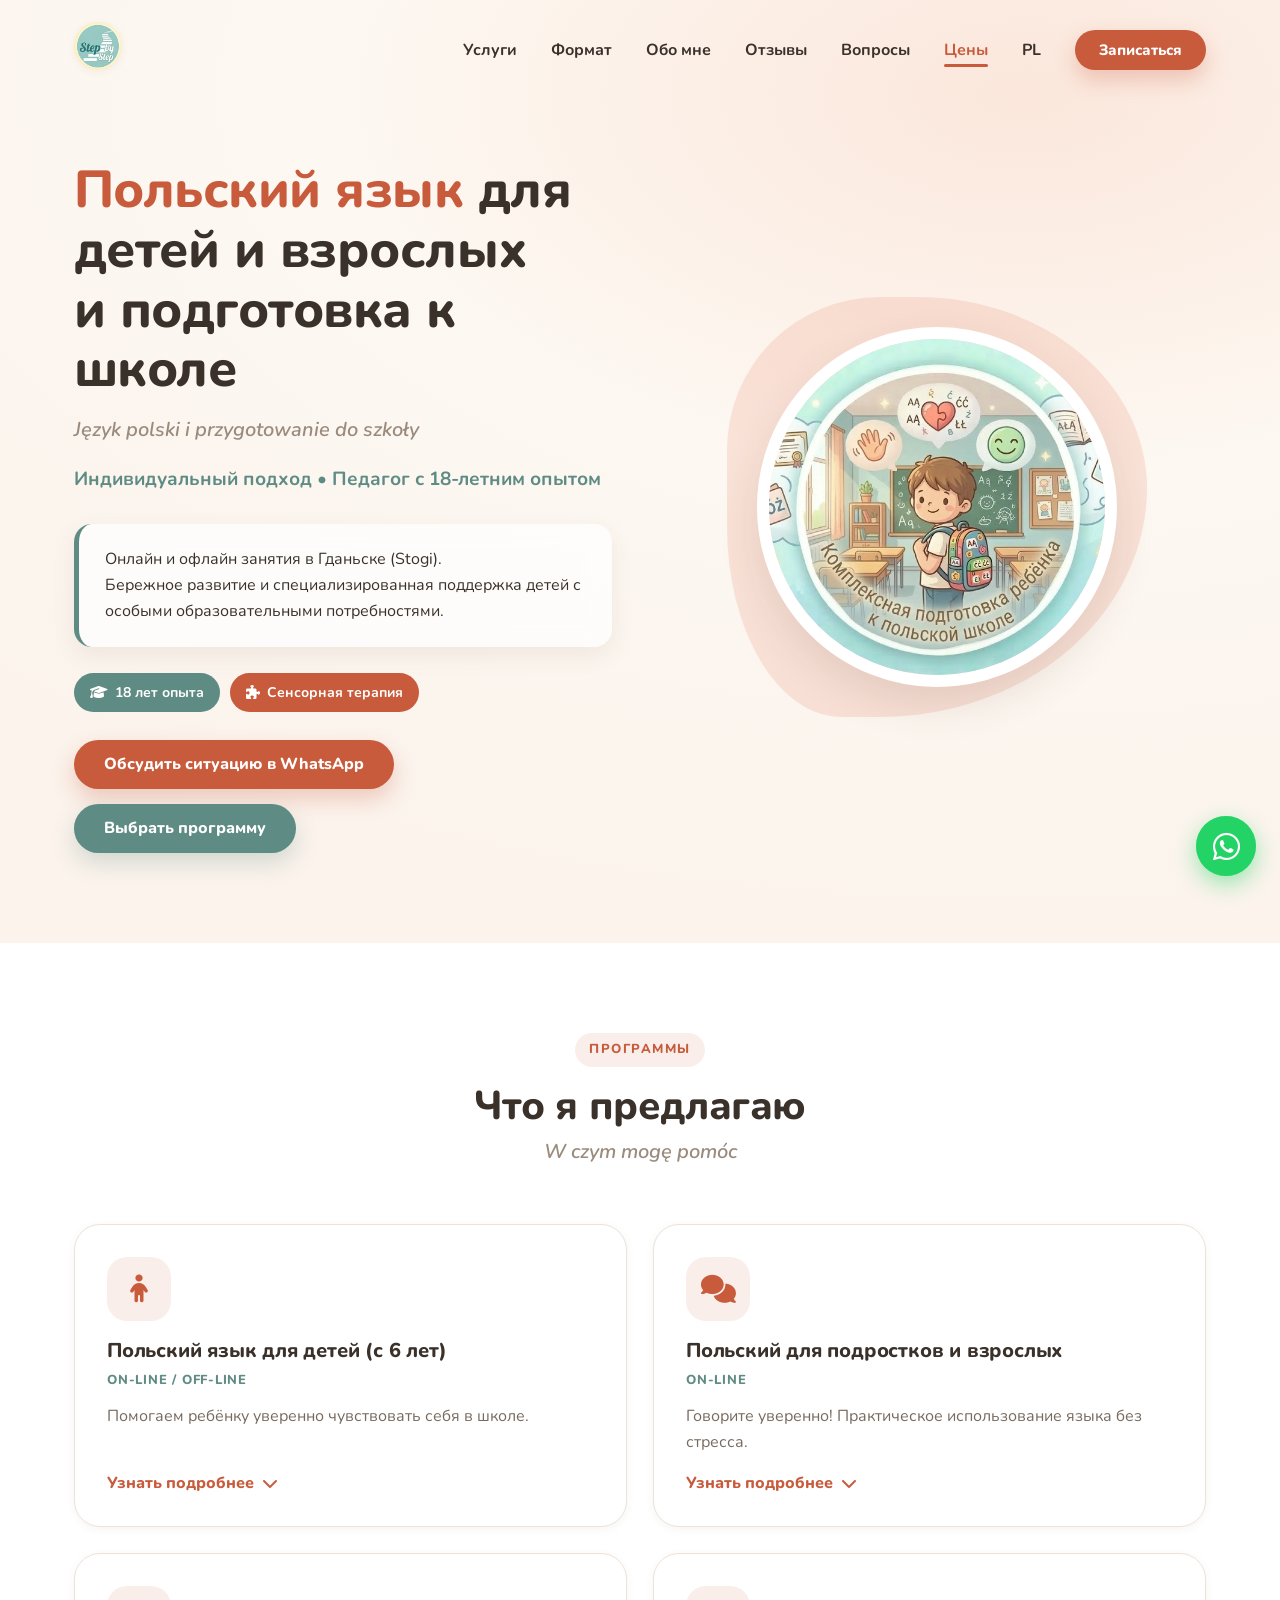
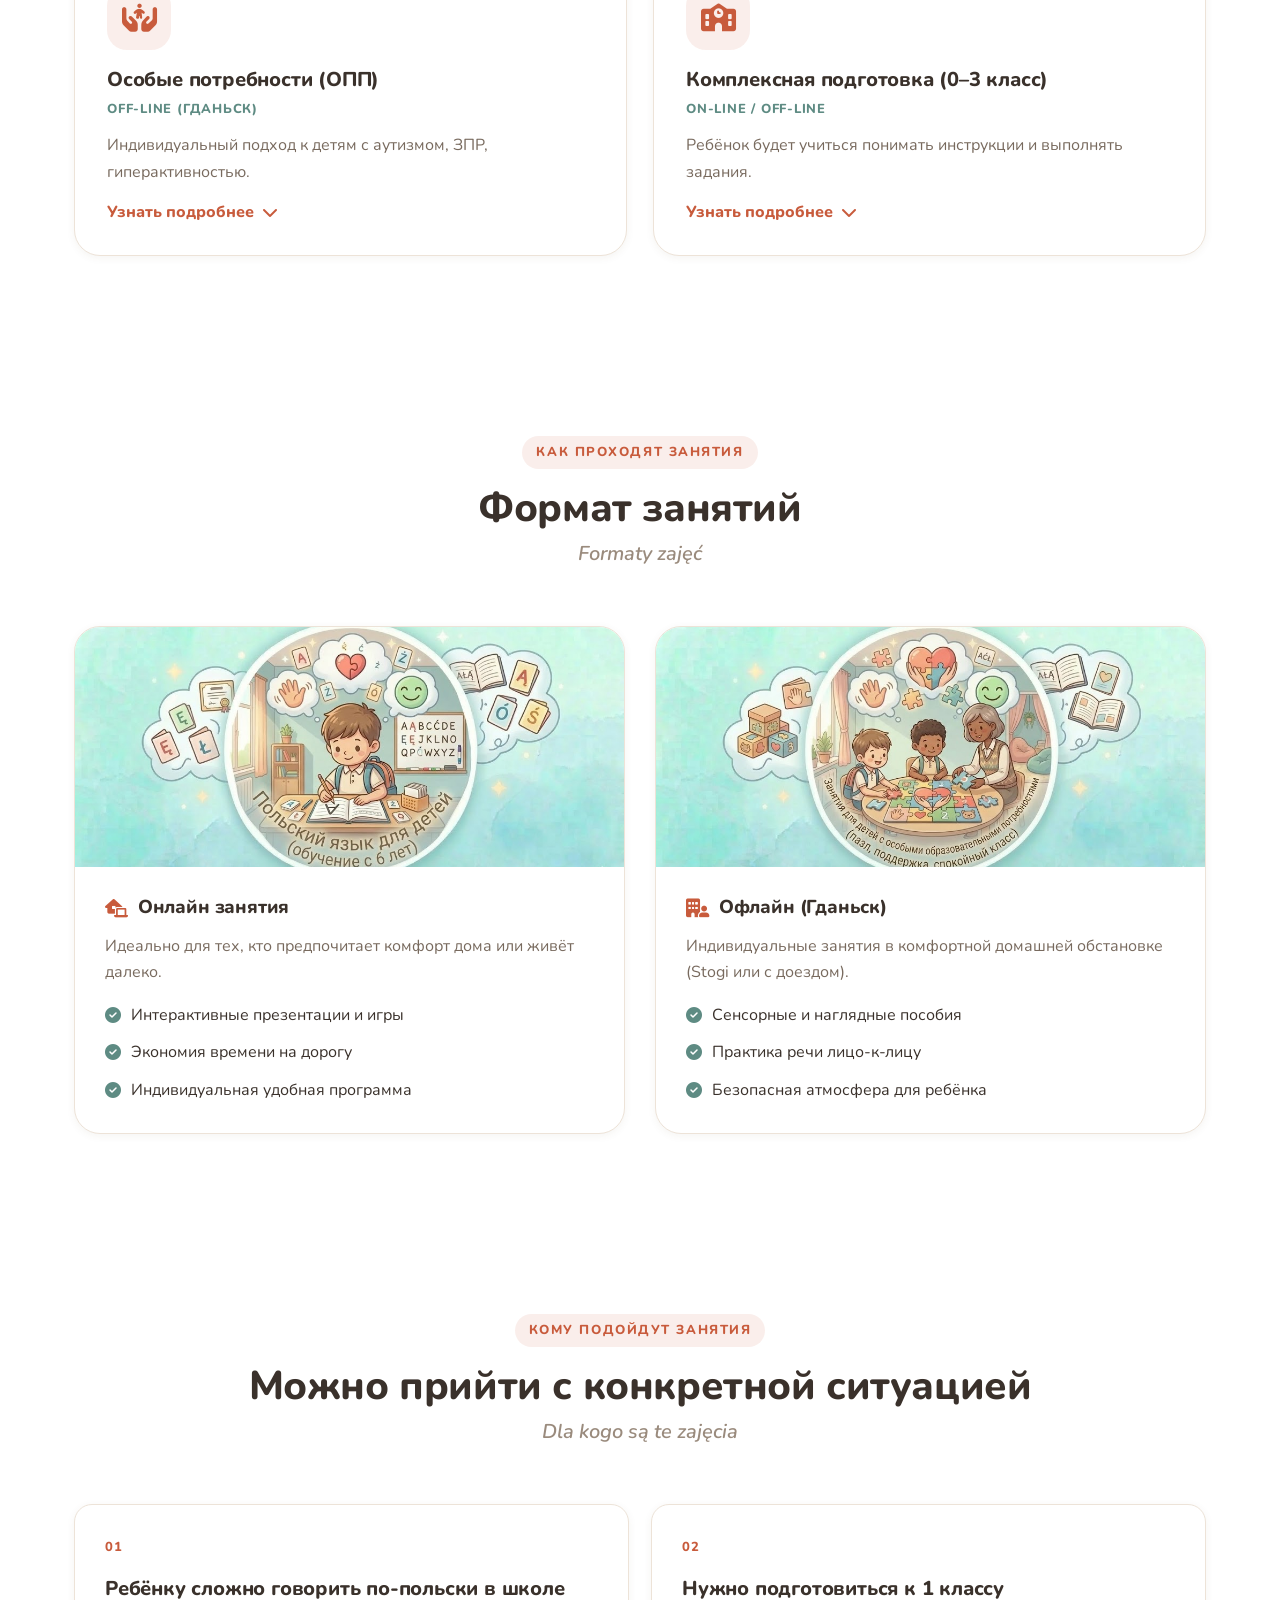
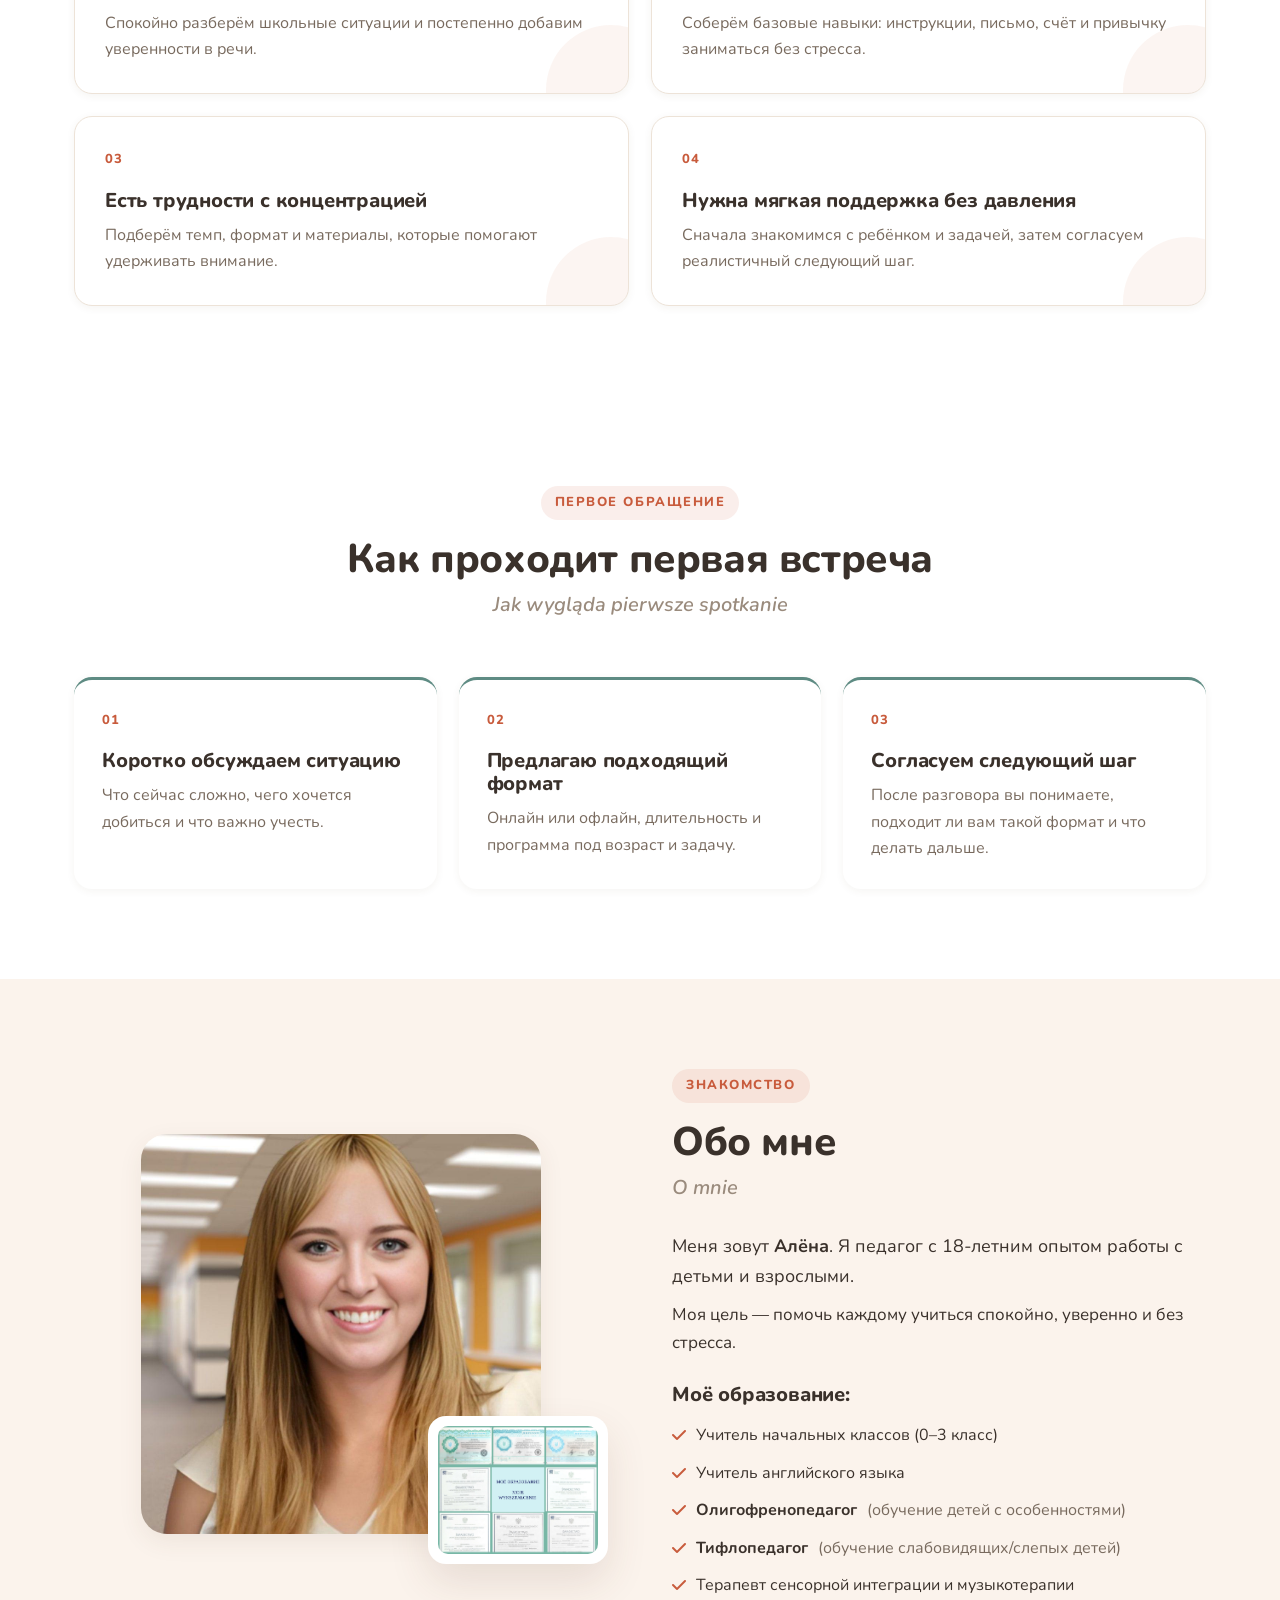
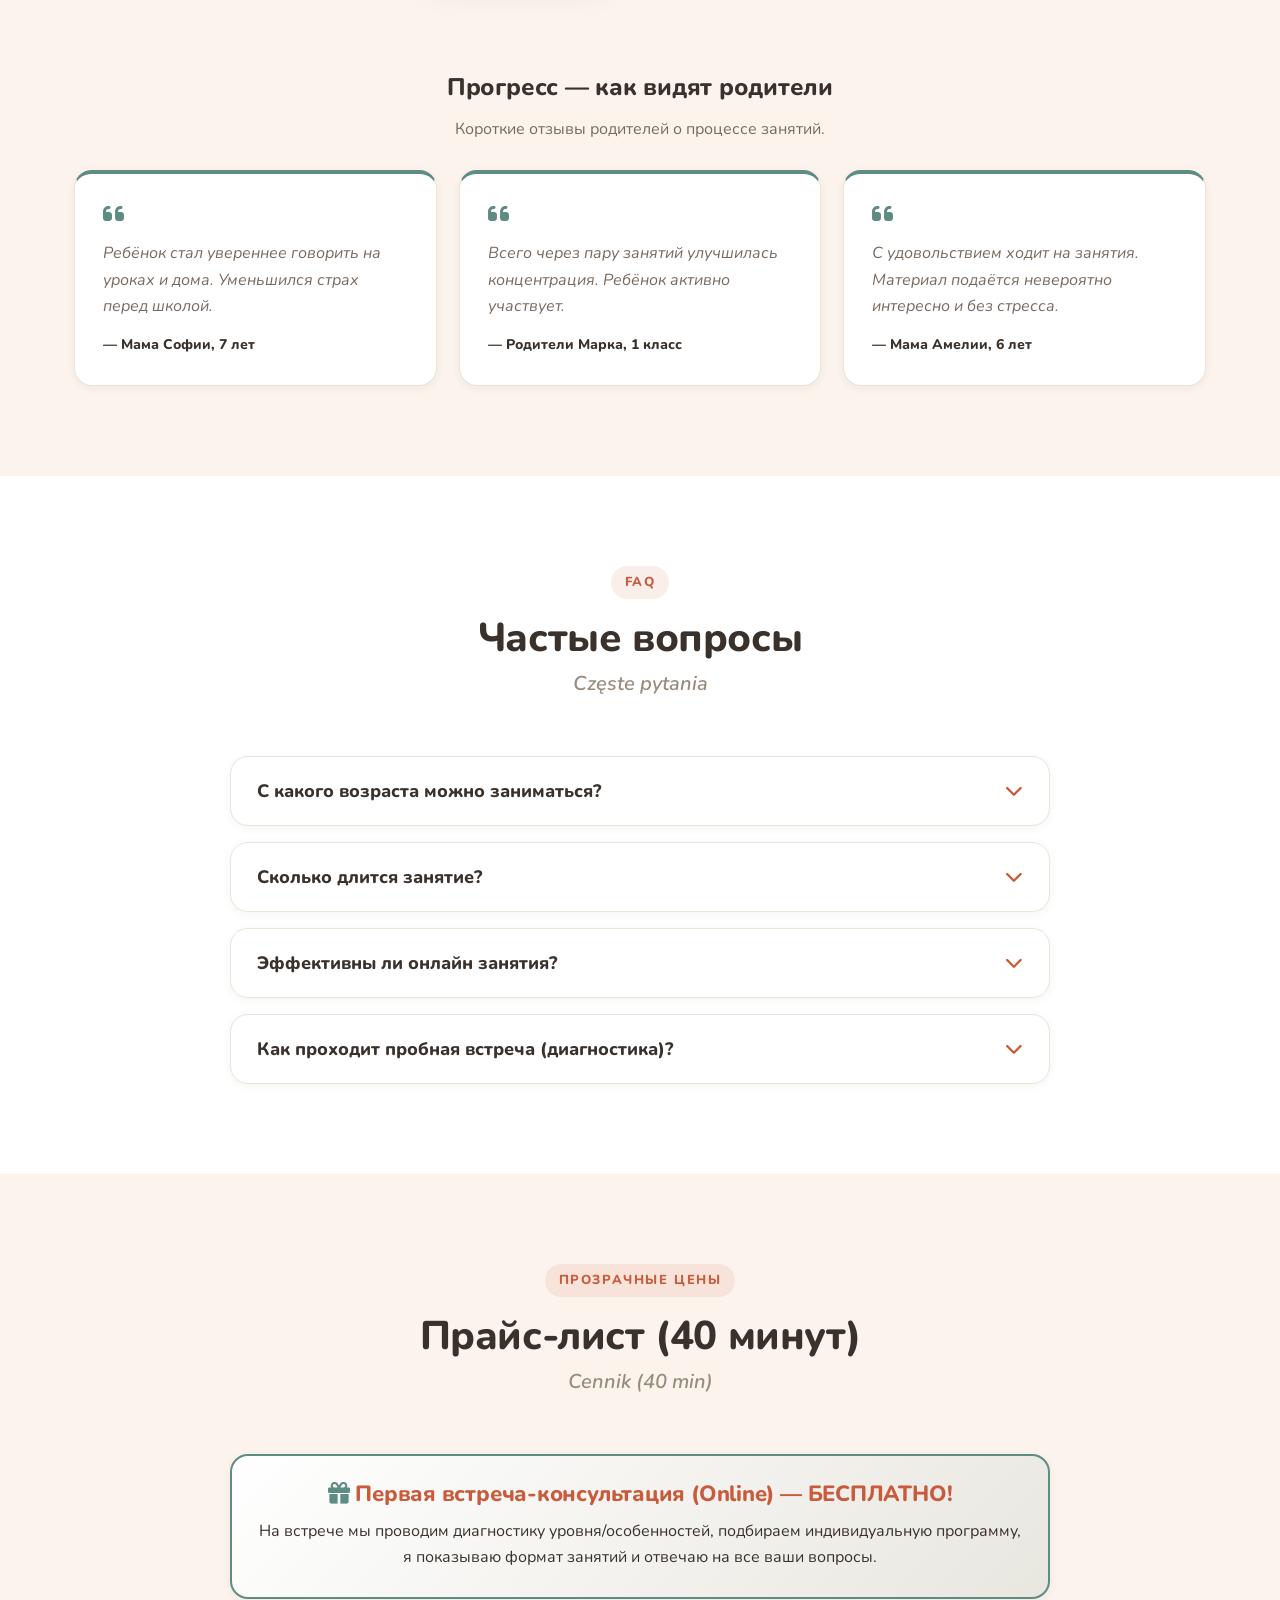
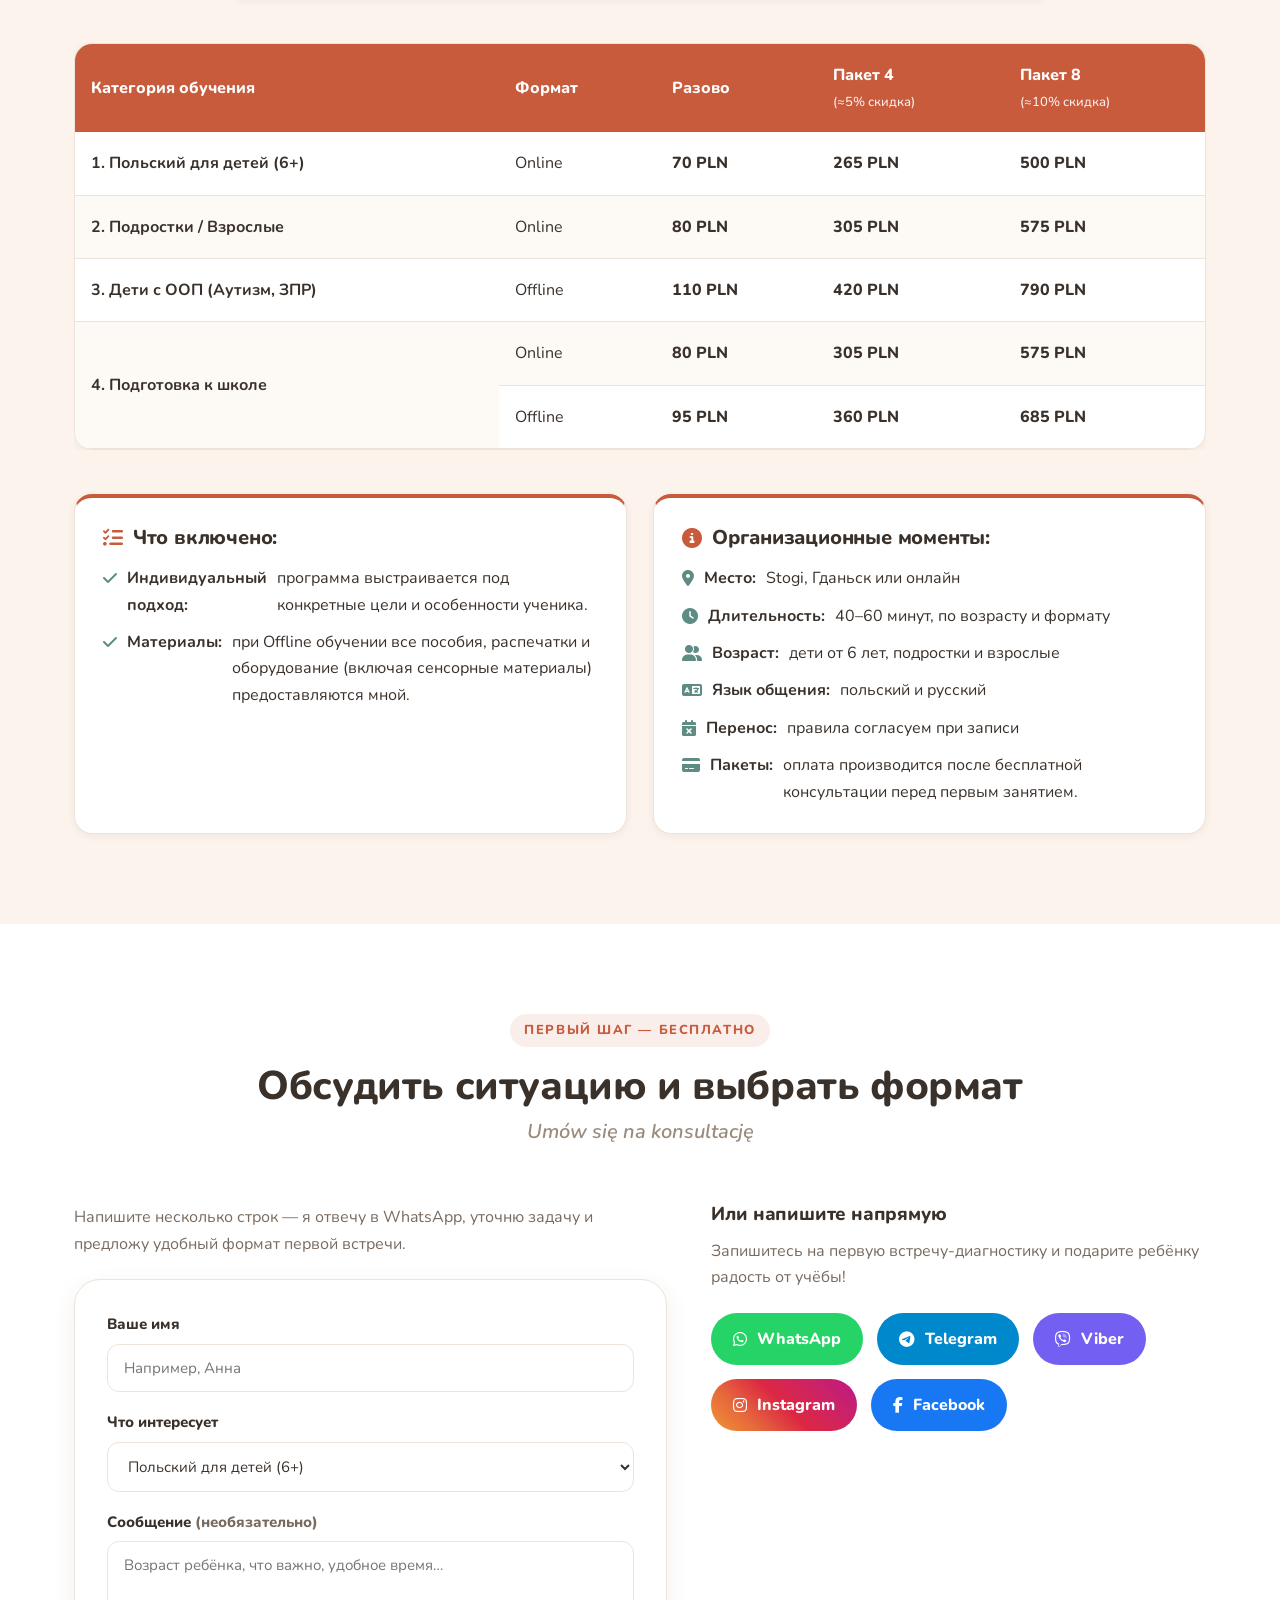
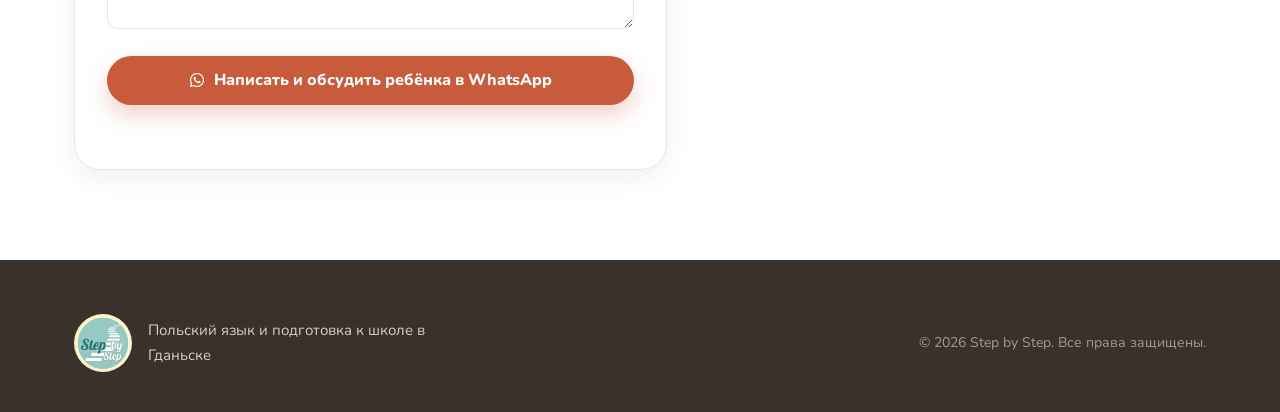
<file: index.html>
<!DOCTYPE html>
<html lang="ru">

<head>
    <meta charset="UTF-8">
    <meta name="viewport" content="width=device-width, initial-scale=1.0">
    <title>Step by Step — Польский язык и подготовка к школе в Гданьске</title>
    <meta name="description"
        content="Польский язык для детей и взрослых и подготовка к школе в Гданьске. Педагог с 18-летним опытом, поддержка детей мигрантов и детей с особыми образовательными потребностями. Первая консультация бесплатно.">
    <meta name="theme-color" content="#E89E8D">
    <link rel="canonical" href="https://shelovesmytears1-ship-it.github.io/stepbystep/">

    <!-- Favicon -->
    <link rel="icon" href="логотип.jpg" type="image/jpeg">
    <link rel="apple-touch-icon" href="логотип.jpg">

    <!-- Open Graph / Social share -->
    <meta property="og:type" content="website">
    <meta property="og:locale" content="ru_RU">
    <meta property="og:title" content="Step by Step — Польский язык и подготовка к школе в Гданьске">
    <meta property="og:description"
        content="Педагог с 18-летним опытом. Польский язык, подготовка к школе, поддержка детей с особыми потребностями. Первая консультация бесплатно.">
    <meta property="og:image" content="моё фото.jpg">
    <meta name="twitter:card" content="summary_large_image">
    <meta name="twitter:title" content="Step by Step — Польский язык и подготовка к школе в Гданьске">
    <meta name="twitter:description"
        content="Педагог с 18-летним опытом. Первая консультация бесплатно.">
    <meta name="twitter:image" content="моё фото.jpg">

    <!-- Google Fonts -->
    <link rel="preconnect" href="https://fonts.googleapis.com">
    <link rel="preconnect" href="https://fonts.gstatic.com" crossorigin>
    <link href="https://fonts.googleapis.com/css2?family=Nunito:wght@400;600;700;800&display=swap" rel="stylesheet">

    <!-- FontAwesome for Icons -->
    <link rel="stylesheet" href="https://cdnjs.cloudflare.com/ajax/libs/font-awesome/6.4.0/css/all.min.css">

    <!-- Custom CSS -->
    <link rel="stylesheet" href="style.css">

    <!-- Structured data: local service / person -->
    <script type="application/ld+json">
    {
      "@context": "https://schema.org",
      "@type": "EducationalOrganization",
      "name": "Step by Step",
      "description": "Польский язык для детей и взрослых и подготовка к школе. Поддержка детей мигрантов и детей с особыми образовательными потребностями.",
      "image": "моё фото.jpg",
      "areaServed": "Gdańsk, Polska",
      "address": {
        "@type": "PostalAddress",
        "addressLocality": "Gdańsk",
        "addressRegion": "Stogi",
        "addressCountry": "PL"
      },
      "founder": {
        "@type": "Person",
        "name": "Алёна",
        "jobTitle": "Педагог, олигофренопедагог, тифлопедагог"
      },
      "telephone": "+48782425330",
      "sameAs": [
        "https://www.instagram.com/alena.stepbystep/",
        "https://www.facebook.com/profile.php?id=61586018010769"
      ]
    }
    </script>
</head>

<body>
    <script>document.documentElement.classList.add('js');</script>

    <!-- Skip link for accessibility -->
    <a href="#services" class="skip-link">Перейти к содержанию</a>

    <!-- Navigation -->
    <nav class="navbar">
        <div class="container nav-content">
            <a href="#" class="logo-link" aria-label="Step by Step — на главную">
                <img src="логотип.jpg" alt="Логотип Step by Step" class="logo">
            </a>

            <button class="nav-toggle" id="nav-toggle" aria-label="Открыть меню" aria-expanded="false"
                aria-controls="nav-links">
                <span class="nav-toggle-bar"></span>
                <span class="nav-toggle-bar"></span>
                <span class="nav-toggle-bar"></span>
            </button>

            <ul class="nav-links" id="nav-links">
                <li><a href="#services">Услуги</a></li>
                <li><a href="#formats">Формат</a></li>
                <li><a href="#about">Обо мне</a></li>
                <li><a href="#reviews">Отзывы</a></li>
                <li><a href="#faq">Вопросы</a></li>
                <li><a href="#pricing">Цены</a></li>
                <li><a href="pl/" class="lang-switch" lang="pl">PL</a></li>
                <li><a href="#contact" class="btn btn-primary nav-cta">Записаться</a></li>
            </ul>
        </div>
    </nav>
    <div class="nav-backdrop" id="nav-backdrop"></div>

    <!-- Hero Section -->
    <header class="hero">
        <div class="container hero-content">
            <div class="hero-text">
                <h1>
                    <span>Польский язык</span> для детей и взрослых<br>и подготовка к школе
                </h1>
                <p lang="pl" class="hero-pl">Język polski i przygotowanie do szkoły</p>
                <p class="subtitle">Индивидуальный подход • Педагог с 18-летним опытом</p>
                <div class="hero-card">
                    <p>Онлайн и офлайн занятия в Гданьске (Stogi).<br>Бережное развитие и специализированная
                        поддержка детей с особыми образовательными потребностями.</p>
                </div>

                <!-- Trust Badges -->
                <div class="trust-badges">
                    <span class="badge badge-secondary"><i class="fa-solid fa-graduation-cap"></i> 18 лет опыта</span>
                    <span class="badge badge-primary"><i class="fa-solid fa-puzzle-piece"></i> Сенсорная терапия</span>
                </div>

                <div class="hero-buttons">
                    <a href="#contact" class="btn btn-primary">Обсудить ситуацию в WhatsApp</a>
                    <a href="#services" class="btn btn-secondary">Выбрать программу</a>
                </div>
            </div>
            <div class="hero-image-wrapper">
                <div class="blob-shape" aria-hidden="true"></div>
                <img src="для сайта/unnamed (5).jpg" alt="Комплексная подготовка ребёнка к польской школе"
                    class="hero-image-main" width="350" height="350">
            </div>
        </div>
    </header>

    <!-- Services Section -->
    <section id="services" class="services section">
        <div class="container">
            <div class="section-title reveal">
                <span class="eyebrow">Программы</span>
                <h2>Что я предлагаю</h2>
                <p lang="pl" class="title-pl">W czym mogę pomóc</p>
            </div>

            <div class="services-grid">

                <!-- Service 1 -->
                <div class="service-card reveal">
                    <div class="service-icon"><i class="fa-solid fa-child"></i></div>
                    <h3>Польский язык для детей (с 6 лет)</h3>
                    <p class="service-format">On-line / Off-line</p>
                    <p class="service-lead">Помогаем ребёнку уверенно чувствовать себя в школе.</p>

                    <button class="accordion-btn" aria-expanded="false" aria-controls="desc1">
                        Узнать подробнее <i class="fa-solid fa-chevron-down accordion-icon"></i>
                    </button>

                    <div id="desc1" class="accordion-panel">
                        <div class="accordion-inner">
                            <strong>Кому подойдут:</strong>
                            <ul>
                                <li>Только начинают изучение языка</li>
                                <li>Испытывают трудности с чтением или письмом</li>
                                <li>Боятся отвечать на уроках</li>
                            </ul>
                            <strong>Что развиваем:</strong>
                            <p>Словарный запас, правильное произношение. А также: внимание, слуховое восприятие,
                                память и логику с помощью игр.</p>
                        </div>
                    </div>
                </div>

                <!-- Service 2 -->
                <div class="service-card reveal">
                    <div class="service-icon"><i class="fa-solid fa-comments"></i></div>
                    <h3>Польский для подростков и взрослых</h3>
                    <p class="service-format">On-line</p>
                    <p class="service-lead">Говорите уверенно! Практическое использование языка без стресса.</p>

                    <button class="accordion-btn" aria-expanded="false" aria-controls="desc2">
                        Узнать подробнее <i class="fa-solid fa-chevron-down accordion-icon"></i>
                    </button>

                    <div id="desc2" class="accordion-panel">
                        <div class="accordion-inner">
                            <strong>Что изучается:</strong>
                            <ul>
                                <li>Разговорная практика в повседневных ситуациях</li>
                                <li>Грамматика простым языком</li>
                                <li>Язык для работы, школы, гос. учреждений</li>
                            </ul>
                            <strong>Результат:</strong>
                            <p>Вы уверенно общаетесь в ситуациях, понимаете разговорную речь.</p>
                        </div>
                    </div>
                </div>

                <!-- Service 3 -->
                <div class="service-card reveal">
                    <div class="service-icon"><i class="fa-solid fa-hands-holding-child"></i></div>
                    <h3>Особые потребности (ОПП)</h3>
                    <p class="service-format">Off-line (Гданьск)</p>
                    <p class="service-lead">Индивидуальный подход к детям с аутизмом, ЗПР, гиперактивностью.</p>

                    <button class="accordion-btn" aria-expanded="false" aria-controls="desc3">
                        Узнать подробнее <i class="fa-solid fa-chevron-down accordion-icon"></i>
                    </button>

                    <div id="desc3" class="accordion-panel">
                        <div class="accordion-inner">
                            <strong>Работаю с детьми, у которых:</strong>
                            <ul>
                                <li>Аутизм, ЗПР, задержка речевого развития</li>
                                <li>Нарушения зрения (слабовидящие и слепые)</li>
                                <li>Трудности с концентрацией</li>
                            </ul>
                            <strong>Методы:</strong>
                            <p>Элементы сенсорной интеграции, музыкотерапия, визуальная поддержка.</p>
                        </div>
                    </div>
                </div>

                <!-- Service 4 -->
                <div class="service-card reveal">
                    <div class="service-icon"><i class="fa-solid fa-school"></i></div>
                    <h3>Комплексная подготовка (0–3 класс)</h3>
                    <p class="service-format">On-line / Off-line</p>
                    <p class="service-lead">Ребёнок будет учиться понимать инструкции и выполнять задания.</p>

                    <button class="accordion-btn" aria-expanded="false" aria-controls="desc4">
                        Узнать подробнее <i class="fa-solid fa-chevron-down accordion-icon"></i>
                    </button>

                    <div id="desc4" class="accordion-panel">
                        <div class="accordion-inner">
                            <strong>Что мы изучаем:</strong>
                            <ul>
                                <li><strong>Польский язык:</strong> алфавит, классные инструкции, письмо.</li>
                                <li><strong>Математика:</strong> цифры, счёт, сравнение чисел, логика.</li>
                                <li><strong>Когнитивные навыки:</strong> внимание, память, концентрация.</li>
                            </ul>
                            <p>Помогаем быстрее адаптироваться в школе без сильного стресса.</p>
                        </div>
                    </div>
                </div>

            </div>
        </div>
    </section>

    <!-- Formats Section (Two Columns) -->
    <section id="formats" class="formats section">
        <div class="container">
            <div class="section-title reveal">
                <span class="eyebrow">Как проходят занятия</span>
                <h2>Формат занятий</h2>
                <p lang="pl" class="title-pl">Formaty zajęć</p>
            </div>

            <div class="formats-grid">
                <!-- Online -->
                <div class="format-card reveal">
                    <img src="для сайта/unnamed (6).jpg" alt="Онлайн-занятие за компьютером" class="format-img"
                        loading="lazy" width="600" height="250">
                    <div class="format-content">
                        <h3><i class="fa-solid fa-laptop-house icon-primary"></i> Онлайн занятия</h3>
                        <p class="format-lead">Идеально для тех, кто предпочитает комфорт дома или живёт далеко.</p>
                        <ul class="check-list">
                            <li><i class="fa-solid fa-circle-check"></i> Интерактивные презентации и игры</li>
                            <li><i class="fa-solid fa-circle-check"></i> Экономия времени на дорогу</li>
                            <li><i class="fa-solid fa-circle-check"></i> Индивидуальная удобная программа</li>
                        </ul>
                    </div>
                </div>
                <!-- Offline -->
                <div class="format-card reveal">
                    <img src="для сайта/unnamed (7).jpg" alt="Офлайн-занятие с педагогом" class="format-img"
                        loading="lazy" width="600" height="250">
                    <div class="format-content">
                        <h3><i class="fa-solid fa-building-user icon-primary"></i> Офлайн (Гданьск)</h3>
                        <p class="format-lead">Индивидуальные занятия в комфортной домашней обстановке (Stogi или с
                            доездом).</p>
                        <ul class="check-list">
                            <li><i class="fa-solid fa-circle-check"></i> Сенсорные и наглядные пособия</li>
                            <li><i class="fa-solid fa-circle-check"></i> Практика речи лицо-к-лицу</li>
                            <li><i class="fa-solid fa-circle-check"></i> Безопасная атмосфера для ребёнка</li>
                        </ul>
                    </div>
                </div>
            </div>
        </div>
    </section>

    <!-- Who is it for -->
    <section id="audience" class="audience section bg-light">
        <div class="container">
            <div class="section-title reveal">
                <span class="eyebrow">Кому подойдут занятия</span>
                <h2>Можно прийти с конкретной ситуацией</h2>
                <p lang="pl" class="title-pl">Dla kogo są te zajęcia</p>
            </div>

            <div class="audience-grid">
                <article class="audience-card reveal">
                    <span class="audience-index">01</span>
                    <h3>Ребёнку сложно говорить по-польски в школе</h3>
                    <p>Спокойно разберём школьные ситуации и постепенно добавим уверенности в речи.</p>
                </article>
                <article class="audience-card reveal">
                    <span class="audience-index">02</span>
                    <h3>Нужно подготовиться к 1 классу</h3>
                    <p>Соберём базовые навыки: инструкции, письмо, счёт и привычку заниматься без стресса.</p>
                </article>
                <article class="audience-card reveal">
                    <span class="audience-index">03</span>
                    <h3>Есть трудности с концентрацией</h3>
                    <p>Подберём темп, формат и материалы, которые помогают удерживать внимание.</p>
                </article>
                <article class="audience-card reveal">
                    <span class="audience-index">04</span>
                    <h3>Нужна мягкая поддержка без давления</h3>
                    <p>Сначала знакомимся с ребёнком и задачей, затем согласуем реалистичный следующий шаг.</p>
                </article>
            </div>
        </div>
    </section>

    <!-- First meeting -->
    <section id="first-meeting" class="first-meeting section">
        <div class="container">
            <div class="section-title reveal">
                <span class="eyebrow">Первое обращение</span>
                <h2>Как проходит первая встреча</h2>
                <p lang="pl" class="title-pl">Jak wygląda pierwsze spotkanie</p>
            </div>
            <div class="meeting-steps">
                <article class="meeting-step reveal">
                    <span class="meeting-number">01</span>
                    <h3>Коротко обсуждаем ситуацию</h3>
                    <p>Что сейчас сложно, чего хочется добиться и что важно учесть.</p>
                </article>
                <article class="meeting-step reveal">
                    <span class="meeting-number">02</span>
                    <h3>Предлагаю подходящий формат</h3>
                    <p>Онлайн или офлайн, длительность и программа под возраст и задачу.</p>
                </article>
                <article class="meeting-step reveal">
                    <span class="meeting-number">03</span>
                    <h3>Согласуем следующий шаг</h3>
                    <p>После разговора вы понимаете, подходит ли вам такой формат и что делать дальше.</p>
                </article>
            </div>
        </div>
    </section>

    <!-- About Section -->
    <section id="about" class="about section bg-light">
        <div class="container">
            <div class="about-grid">
                <div class="about-image-col reveal">
                    <img src="моё фото.jpg" alt="Фото педагога Алёны" class="about-photo" loading="lazy">
                    <div class="diploma-wrapper" id="diploma-btn" role="button" tabindex="0"
                        aria-label="Открыть дипломы и квалификации">
                        <img src="дипломы.jpg" alt="Дипломы и сертификаты педагога" class="diploma-thumb"
                            loading="lazy">
                        <div class="diploma-overlay">
                            <i class="fa-solid fa-magnifying-glass-plus"></i>
                            <span>Мои квалификации</span>
                        </div>
                    </div>
                </div>

                <div class="about-content reveal">
                    <div class="section-title left">
                        <span class="eyebrow">Знакомство</span>
                        <h2>Обо мне</h2>
                        <p lang="pl" class="title-pl">O mnie</p>
                    </div>

                    <div class="about-text-box">
                        <p class="lead">Меня зовут <strong>Алёна</strong>. Я педагог с 18-летним опытом работы с
                            детьми и взрослыми.</p>
                        <p>Моя цель — помочь каждому учиться спокойно, уверенно и без стресса.</p>

                        <h4 class="about-subhead">Моё образование:</h4>
                        <ul class="check-list check-list--primary">
                            <li><i class="fa-solid fa-check"></i> Учитель начальных классов (0–3 класс)</li>
                            <li><i class="fa-solid fa-check"></i> Учитель английского языка</li>
                            <li><i class="fa-solid fa-check"></i> <strong>Олигофренопедагог</strong>
                                <span class="muted">(обучение детей с особенностями)</span></li>
                            <li><i class="fa-solid fa-check"></i> <strong>Тифлопедагог</strong>
                                <span class="muted">(обучение слабовидящих/слепых детей)</span></li>
                            <li><i class="fa-solid fa-check"></i> Терапевт сенсорной интеграции и музыкотерапии</li>
                        </ul>
                    </div>
                </div>
            </div>

            <!-- Reviews -->
            <div id="reviews" class="social-proof reveal">
                <h3 class="social-proof-title">Прогресс — как видят родители</h3>
                <p class="social-proof-note">Короткие отзывы родителей о процессе занятий.</p>
                <div class="reviews-grid">
                    <figure class="review">
                        <i class="fa-solid fa-quote-left review-quote"></i>
                        <blockquote>Ребёнок стал увереннее говорить на уроках и дома. Уменьшился страх перед
                            школой.</blockquote>
                        <figcaption>— Мама Софии, 7 лет</figcaption>
                    </figure>
                    <figure class="review">
                        <i class="fa-solid fa-quote-left review-quote"></i>
                        <blockquote>Всего через пару занятий улучшилась концентрация. Ребёнок активно
                            участвует.</blockquote>
                        <figcaption>— Родители Марка, 1 класс</figcaption>
                    </figure>
                    <figure class="review">
                        <i class="fa-solid fa-quote-left review-quote"></i>
                        <blockquote>С удовольствием ходит на занятия. Материал подаётся невероятно интересно и без
                            стресса.</blockquote>
                        <figcaption>— Мама Амелии, 6 лет</figcaption>
                    </figure>
                </div>
            </div>
        </div>
    </section>

    <!-- FAQ Section -->
    <section id="faq" class="faq section">
        <div class="container">
            <div class="section-title reveal">
                <span class="eyebrow">FAQ</span>
                <h2>Частые вопросы</h2>
                <p lang="pl" class="title-pl">Częste pytania</p>
            </div>

            <div class="faq-container reveal">
                <!-- FAQ 1 -->
                <div class="faq-item">
                    <button class="faq-btn" aria-expanded="false" aria-controls="faq1">
                        С какого возраста можно заниматься?
                        <i class="fa-solid fa-chevron-down accordion-icon icon-primary"></i>
                    </button>
                    <div id="faq1" class="accordion-panel">
                        <p class="faq-answer">Изучение польского языка и подготовка к школе начинаются с 6 лет. Для
                            программ спецпотребностей (ОПП) подход и возраст индивидуальны.</p>
                    </div>
                </div>

                <!-- FAQ 2 -->
                <div class="faq-item">
                    <button class="faq-btn" aria-expanded="false" aria-controls="faq2">
                        Сколько длится занятие?
                        <i class="fa-solid fa-chevron-down accordion-icon icon-primary"></i>
                    </button>
                    <div id="faq2" class="accordion-panel">
                        <p class="faq-answer">Занятие длится 40–60 минут, в зависимости от возраста ребёнка, формата
                            урока и когнитивной нагрузки.</p>
                    </div>
                </div>

                <!-- FAQ 3 -->
                <div class="faq-item">
                    <button class="faq-btn" aria-expanded="false" aria-controls="faq3">
                        Эффективны ли онлайн занятия?
                        <i class="fa-solid fa-chevron-down accordion-icon icon-primary"></i>
                    </button>
                    <div id="faq3" class="accordion-panel">
                        <p class="faq-answer">Да, абсолютно. Мы используем интерактивные материалы, презентации и
                            дидактические игры. Ребёнок (или взрослый) активно вовлечён в процесс не меньше, чем в
                            классе.</p>
                    </div>
                </div>

                <!-- FAQ 4 -->
                <div class="faq-item">
                    <button class="faq-btn" aria-expanded="false" aria-controls="faq4">
                        Как проходит пробная встреча (диагностика)?
                        <i class="fa-solid fa-chevron-down accordion-icon icon-primary"></i>
                    </button>
                    <div id="faq4" class="accordion-panel">
                        <p class="faq-answer">На первой встрече мы знакомимся, я в комфортной и игровой форме оцениваю
                            текущие навыки. После этого мы обсуждаем индивидуальный план достижения ваших целей.</p>
                    </div>
                </div>
            </div>
        </div>
    </section>

    <!-- Pricing Section -->
    <section id="pricing" class="pricing section bg-light">
        <div class="container">
            <div class="section-title reveal">
                <span class="eyebrow">Прозрачные цены</span>
                <h2>Прайс-лист (40 минут)</h2>
                <p lang="pl" class="title-pl">Cennik (40 min)</p>
            </div>

            <div class="pricing-highlight reveal">
                <h3><i class="fa-solid fa-gift icon-secondary"></i> Первая встреча-консультация (Online) — БЕСПЛАТНО!</h3>
                <p>На встрече мы проводим диагностику уровня/особенностей, подбираем индивидуальную программу, я
                    показываю формат занятий и отвечаю на все ваши вопросы.</p>
            </div>

            <div class="pricing-table-wrapper reveal">
                <table class="pricing-table">
                    <thead>
                        <tr>
                            <th scope="col">Категория обучения</th>
                            <th scope="col">Формат</th>
                            <th scope="col">Разово</th>
                            <th scope="col">Пакет 4 <br><span class="th-note">(≈5% скидка)</span></th>
                            <th scope="col">Пакет 8 <br><span class="th-note">(≈10% скидка)</span></th>
                        </tr>
                    </thead>
                    <tbody>
                        <tr>
                            <td data-label="Категория"><strong>1. Польский для детей (6+)</strong></td>
                            <td data-label="Формат" class="muted">Online</td>
                            <td data-label="Разово" class="price">70 PLN</td>
                            <td data-label="Пакет 4" class="price price--accent">265 PLN</td>
                            <td data-label="Пакет 8" class="price price--accent">500 PLN</td>
                        </tr>
                        <tr>
                            <td data-label="Категория"><strong>2. Подростки / Взрослые</strong></td>
                            <td data-label="Формат" class="muted">Online</td>
                            <td data-label="Разово" class="price">80 PLN</td>
                            <td data-label="Пакет 4" class="price price--accent">305 PLN</td>
                            <td data-label="Пакет 8" class="price price--accent">575 PLN</td>
                        </tr>
                        <tr>
                            <td data-label="Категория"><strong>3. Дети с ООП (Аутизм, ЗПР)</strong></td>
                            <td data-label="Формат" class="muted">Offline</td>
                            <td data-label="Разово" class="price">110 PLN</td>
                            <td data-label="Пакет 4" class="price price--accent">420 PLN</td>
                            <td data-label="Пакет 8" class="price price--accent">790 PLN</td>
                        </tr>
                        <tr>
                            <td data-label="Категория" rowspan="2"><strong>4. Подготовка к школе</strong></td>
                            <td data-label="Формат" class="muted">Online</td>
                            <td data-label="Разово" class="price">80 PLN</td>
                            <td data-label="Пакет 4" class="price price--accent">305 PLN</td>
                            <td data-label="Пакет 8" class="price price--accent">575 PLN</td>
                        </tr>
                        <tr>
                            <td data-label="Формат" class="muted">Offline</td>
                            <td data-label="Разово" class="price">95 PLN</td>
                            <td data-label="Пакет 4" class="price price--accent">360 PLN</td>
                            <td data-label="Пакет 8" class="price price--accent">685 PLN</td>
                        </tr>
                    </tbody>
                </table>
            </div>

            <!-- Inclusions & Org info -->
            <div class="pricing-info-grid reveal">
                <div class="info-card">
                    <h3><i class="fa-solid fa-list-check icon-primary"></i> Что включено:</h3>
                    <ul class="check-list check-list--secondary">
                        <li><i class="fa-solid fa-check"></i> <strong>Индивидуальный подход:</strong> программа
                            выстраивается под конкретные цели и особенности ученика.</li>
                        <li><i class="fa-solid fa-check"></i> <strong>Материалы:</strong> при Offline обучении все
                            пособия, распечатки и оборудование (включая сенсорные материалы) предоставляются мной.</li>
                    </ul>
                </div>

                <div class="info-card">
                    <h3><i class="fa-solid fa-circle-info icon-primary"></i> Организационные моменты:</h3>
                    <ul class="check-list check-list--secondary">
                        <li><i class="fa-solid fa-location-dot"></i> <strong>Место:</strong> Stogi, Гданьск или онлайн</li>
                        <li><i class="fa-solid fa-clock"></i> <strong>Длительность:</strong> 40–60 минут, по возрасту и формату</li>
                        <li><i class="fa-solid fa-user-group"></i> <strong>Возраст:</strong> дети от 6 лет, подростки и взрослые</li>
                        <li><i class="fa-solid fa-language"></i> <strong>Язык общения:</strong> польский и русский</li>
                        <li><i class="fa-solid fa-calendar-xmark"></i> <strong>Перенос:</strong> правила согласуем при записи</li>
                        <li><i class="fa-solid fa-credit-card"></i> <strong>Пакеты:</strong> оплата производится
                            после бесплатной консультации перед первым занятием.</li>
                    </ul>
                </div>
            </div>
        </div>
    </section>

    <!-- Contact Section -->
    <section id="contact" class="contact section">
        <div class="container">
            <div class="section-title reveal">
                <span class="eyebrow">Первый шаг — бесплатно</span>
                <h2>Обсудить ситуацию и выбрать формат</h2>
                <p lang="pl" class="title-pl">Umów się na konsultację</p>
            </div>

            <div class="contact-grid">
                <!-- Form -->
                <div class="contact-form-col reveal">
                    <p class="contact-intro">Напишите несколько строк — я отвечу в WhatsApp, уточню задачу и предложу удобный формат первой встречи.</p>
                    <form id="lead-form" class="lead-form" novalidate>
                        <div class="form-field">
                            <label for="name">Ваше имя</label>
                            <input type="text" id="name" name="name" placeholder="Например, Анна" required>
                        </div>
                        <div class="form-field">
                            <label for="program">Что интересует</label>
                            <select id="program" name="program">
                                <option value="Польский для детей (6+)">Польский для детей (6+)</option>
                                <option value="Польский для подростков/взрослых">Польский для подростков / взрослых</option>
                                <option value="Особые потребности (ОПП)">Особые потребности (ОПП)</option>
                                <option value="Подготовка к школе">Подготовка к школе</option>
                                <option value="Пока не определились">Пока не определились</option>
                            </select>
                        </div>
                        <div class="form-field">
                            <label for="message">Сообщение <span class="muted">(необязательно)</span></label>
                            <textarea id="message" name="message" rows="3"
                                placeholder="Возраст ребёнка, что важно, удобное время…"></textarea>
                        </div>
                        <button type="submit" class="btn btn-primary btn-block">
                            <i class="fa-brands fa-whatsapp"></i> Написать и обсудить ребёнка в WhatsApp
                        </button>
                        <p class="form-hint" id="form-hint" role="status"></p>
                    </form>
                </div>

                <!-- Direct contacts -->
                <div class="contact-direct-col reveal">
                    <h3>Или напишите напрямую</h3>
                    <p class="contact-direct-lead">Запишитесь на первую встречу-диагностику и подарите ребёнку радость
                        от учёбы!</p>
                    <div class="social-links">
                        <a href="https://wa.me/48782425330" target="_blank" rel="noopener" class="social-btn whatsapp">
                            <i class="fa-brands fa-whatsapp"></i> WhatsApp
                        </a>
                        <a href="https://t.me/alena_pocheptsova" target="_blank" rel="noopener" class="social-btn telegram">
                            <i class="fa-brands fa-telegram"></i> Telegram
                        </a>
                        <a href="viber://chat?number=48782425330" target="_blank" rel="noopener" class="social-btn viber">
                            <i class="fa-brands fa-viber"></i> Viber
                        </a>
                        <a href="https://www.instagram.com/alena.stepbystep/" target="_blank" rel="noopener"
                            class="social-btn instagram">
                            <i class="fa-brands fa-instagram"></i> Instagram
                        </a>
                        <a href="https://www.facebook.com/profile.php?id=61586018010769" target="_blank" rel="noopener"
                            class="social-btn facebook">
                            <i class="fa-brands fa-facebook-f"></i> Facebook
                        </a>
                    </div>
                </div>
            </div>
        </div>
    </section>

    <!-- Footer -->
    <footer class="footer">
        <div class="container footer-content">
            <div class="footer-logo">
                <img src="логотип.jpg" alt="Step by Step" class="logo-footer">
                <p>Польский язык и подготовка к школе в Гданьске</p>
            </div>
            <p class="footer-copy">© <span id="year">2024</span> Step by Step. Все права защищены.</p>
        </div>
    </footer>

    <!-- Floating WhatsApp button -->
    <a href="https://wa.me/48782425330" target="_blank" rel="noopener" class="whatsapp-float"
        aria-label="Написать в WhatsApp">
        <i class="fa-brands fa-whatsapp"></i>
    </a>

    <!-- Image Modal for Diplomas -->
    <div id="image-modal" class="modal" role="dialog" aria-modal="true" aria-label="Дипломы и квалификации">
        <button class="close-modal" aria-label="Закрыть">&times;</button>
        <img class="modal-content" id="modal-img" alt="Дипломы и сертификаты педагога">
        <div id="caption">Мои квалификации и дипломы</div>
    </div>

    <script src="script.js"></script>
</body>

</html>
</file>
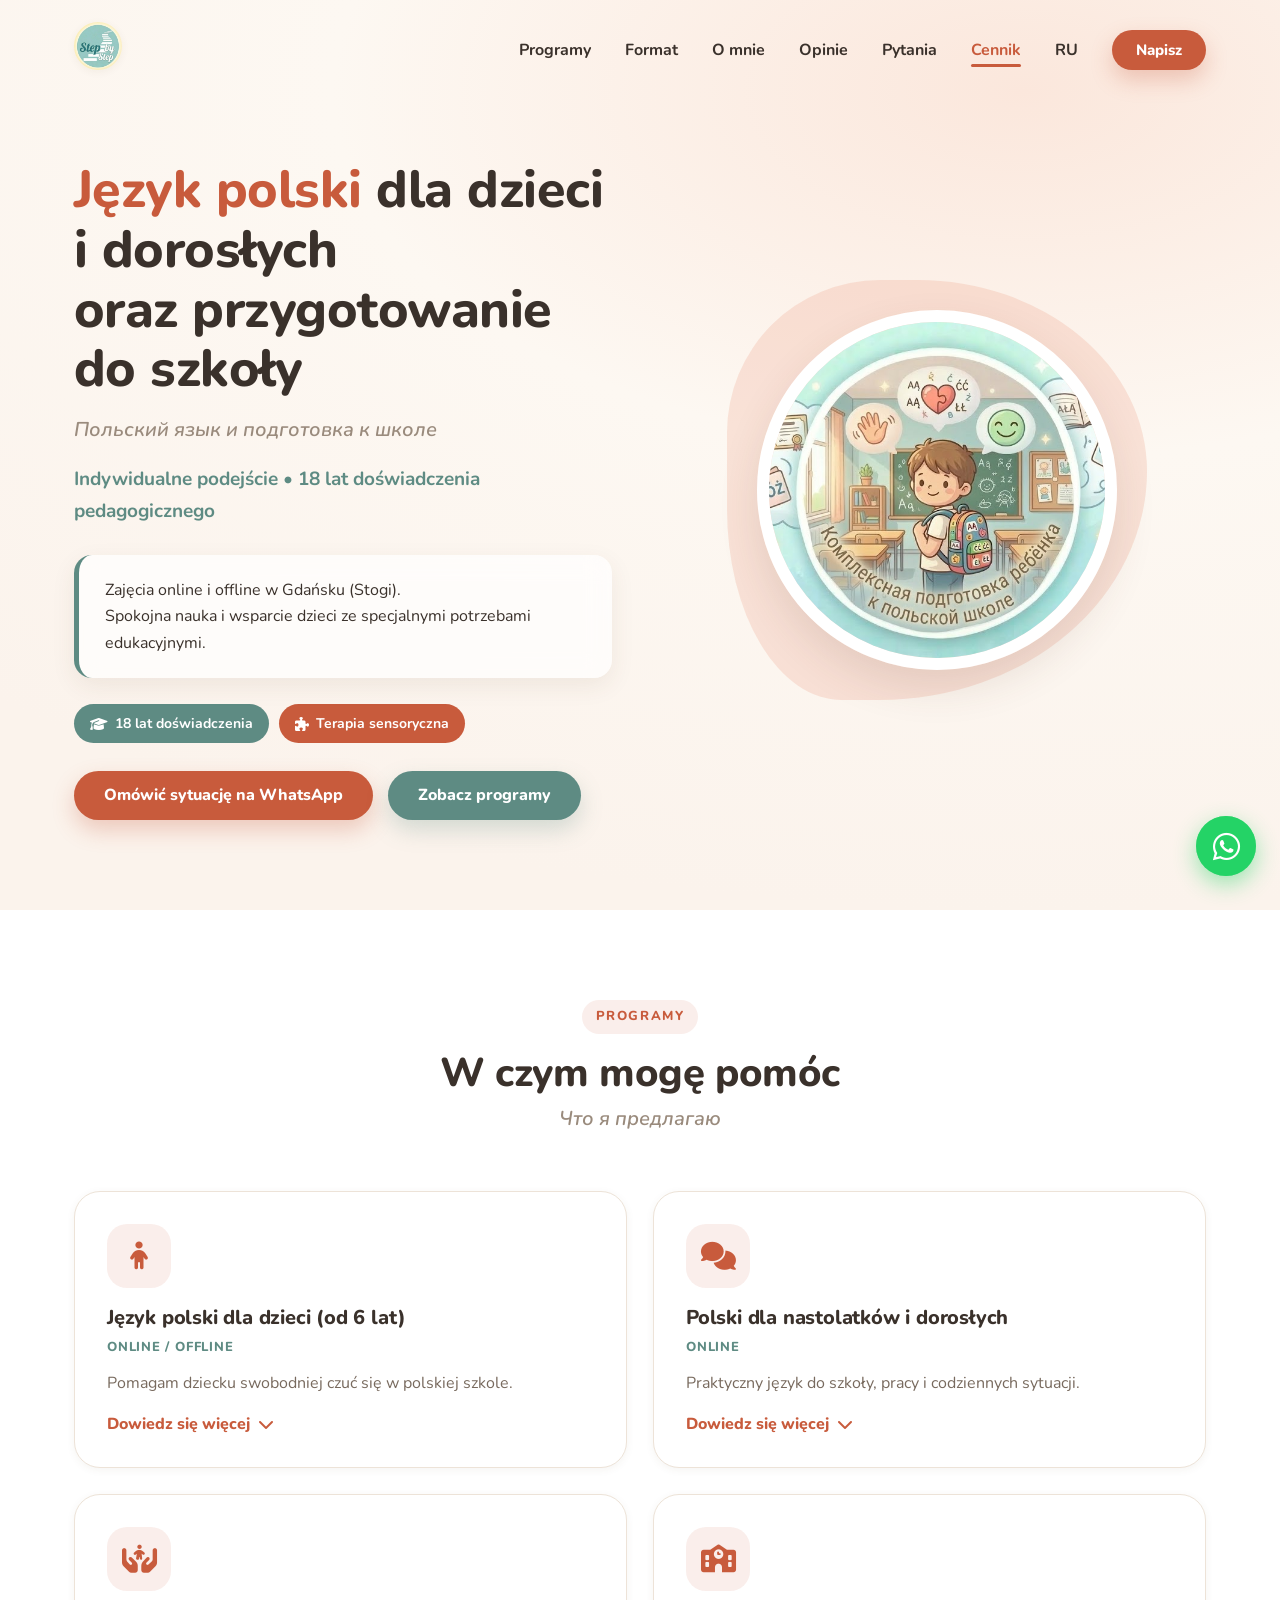
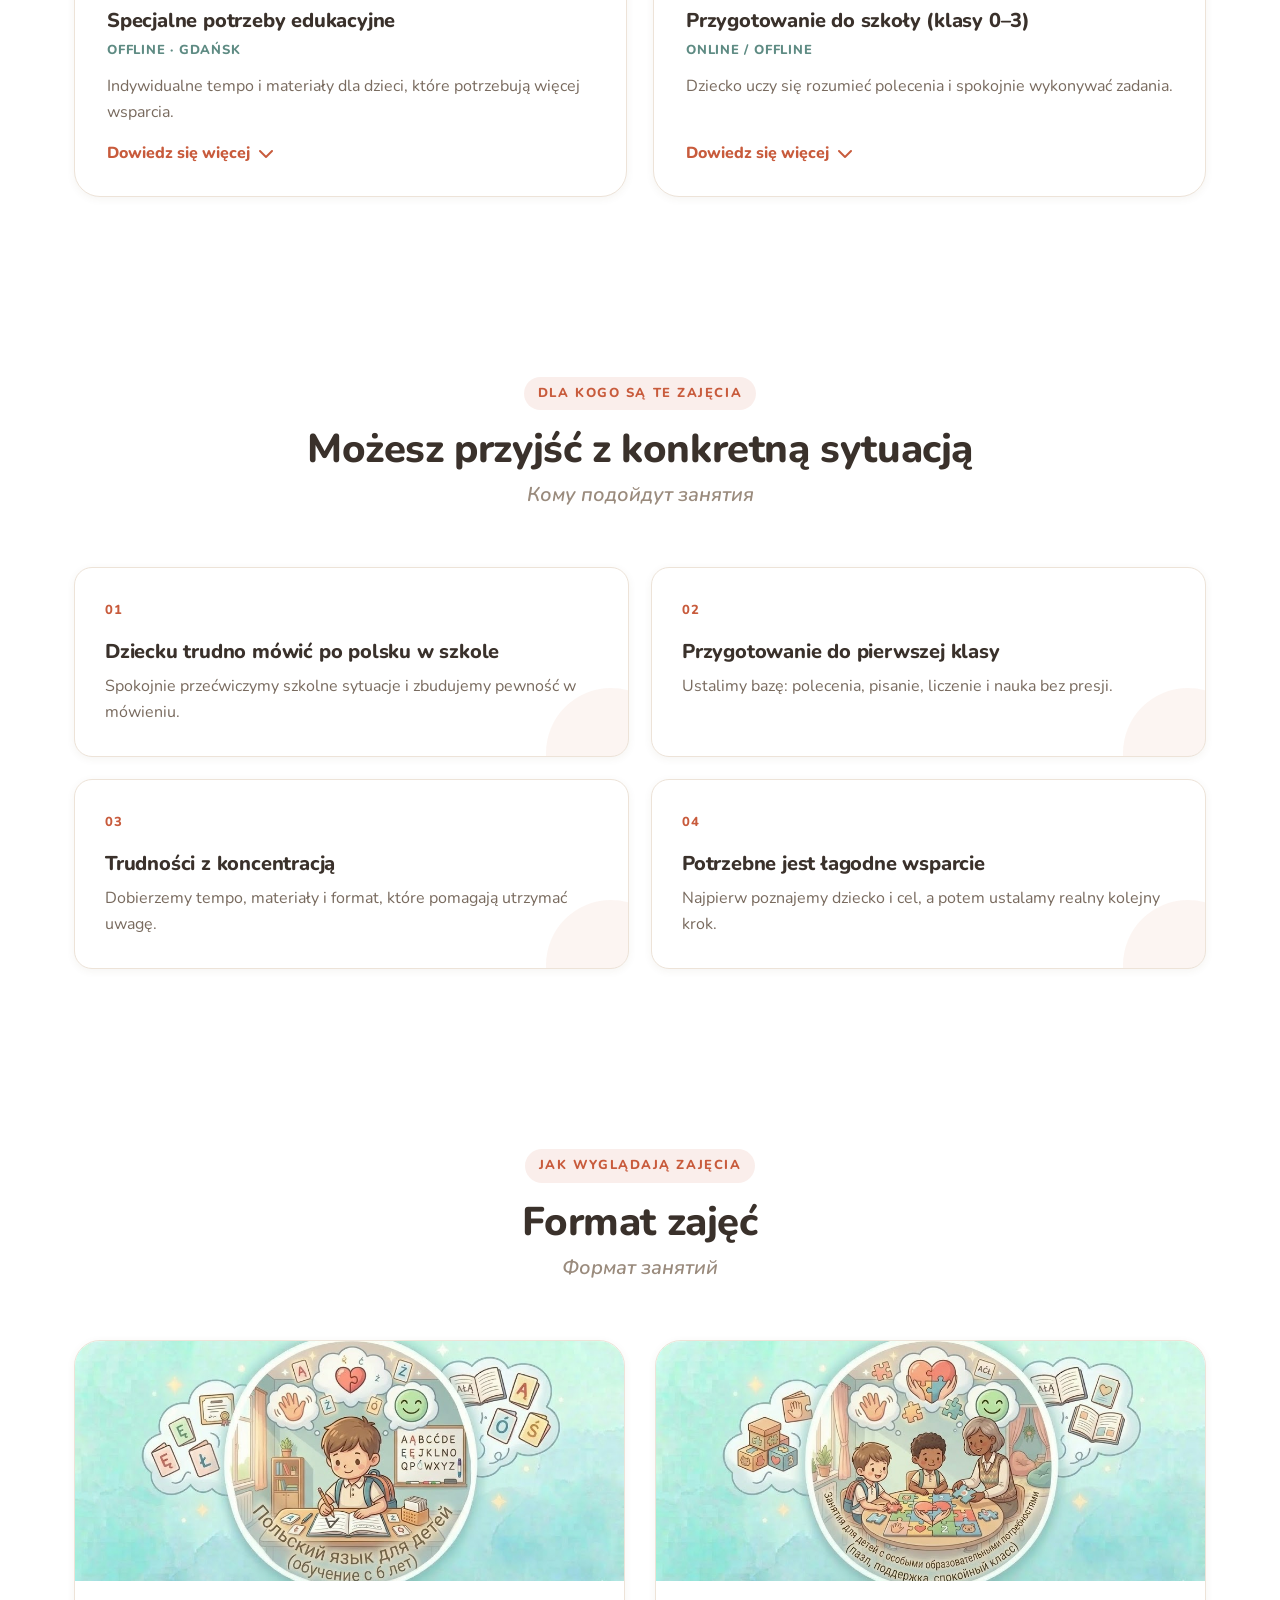
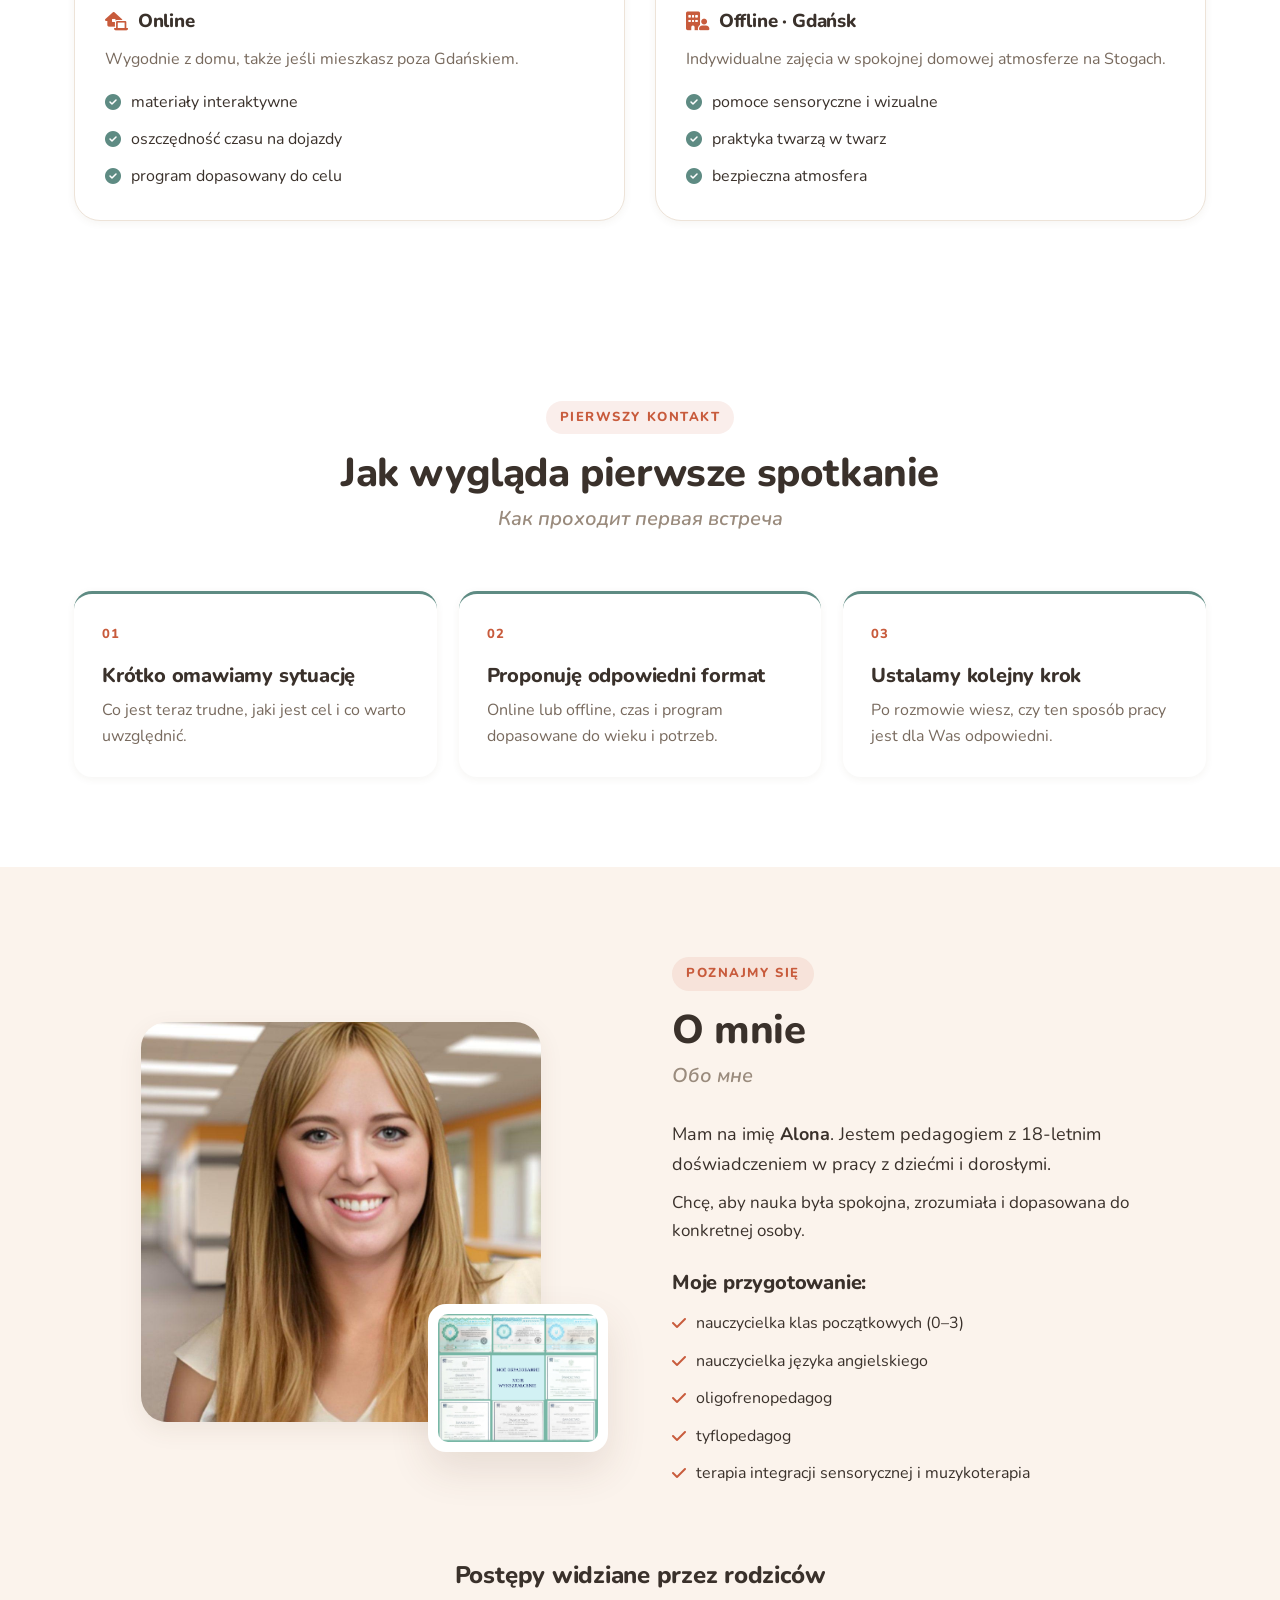
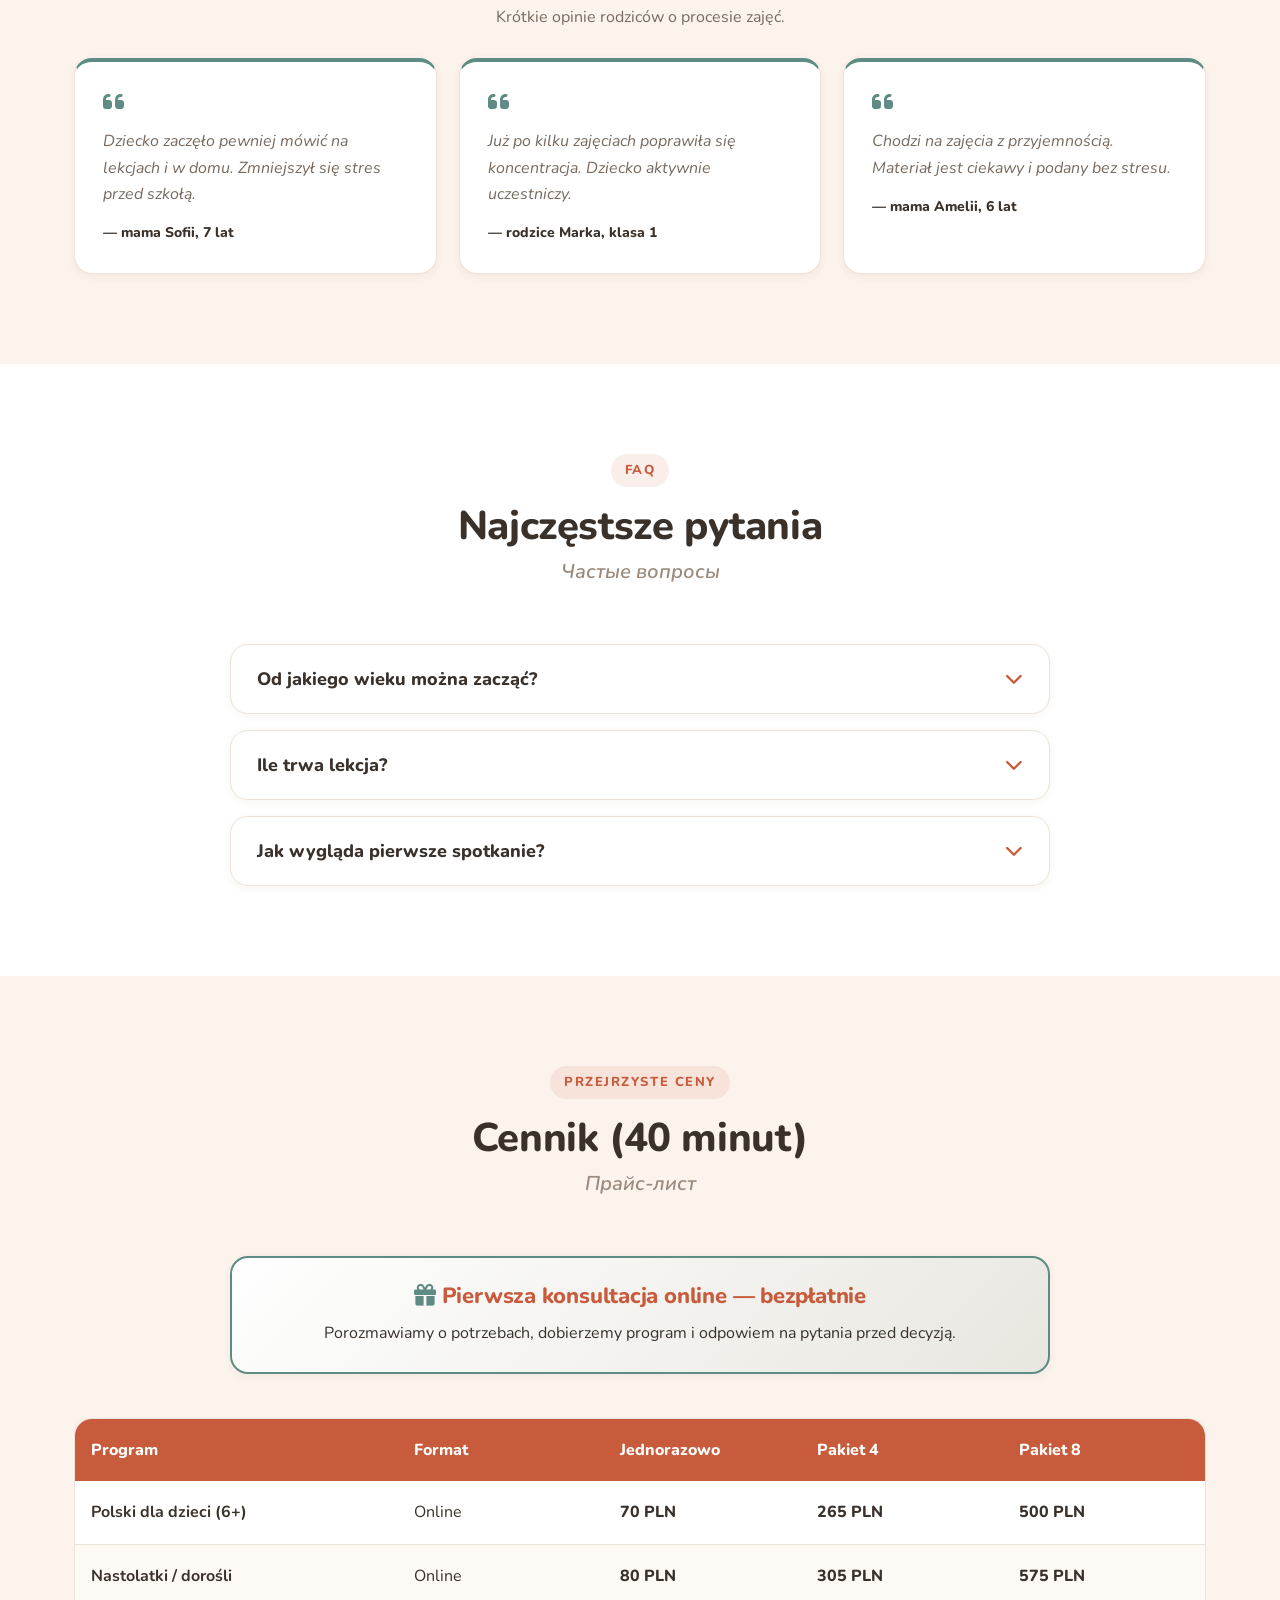
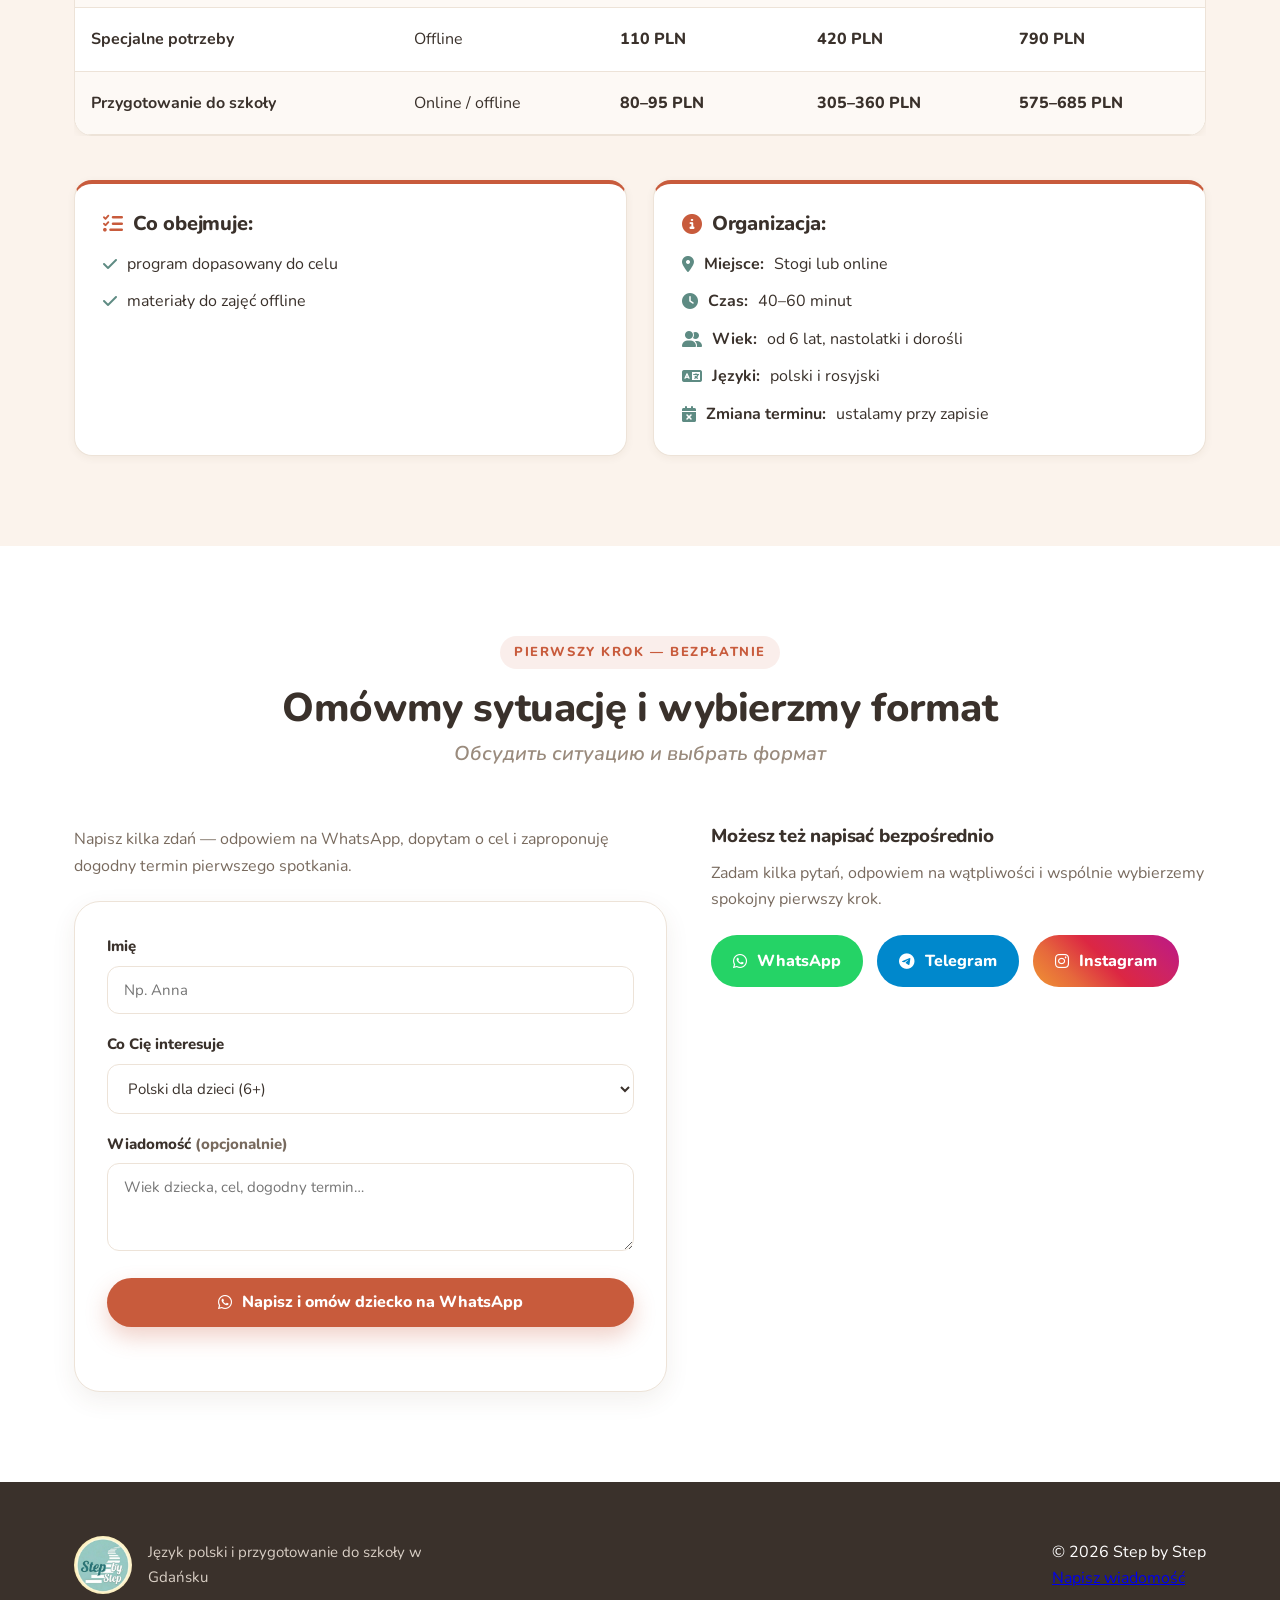
<file: pl/index.html>
<!doctype html>
<html lang="pl">
<head>
    <meta charset="UTF-8">
    <meta name="viewport" content="width=device-width, initial-scale=1.0">
    <title>Step by Step — język polski i przygotowanie do szkoły w Gdańsku</title>
    <meta name="description" content="Język polski dla dzieci i dorosłych oraz przygotowanie do szkoły w Gdańsku. Indywidualne podejście i spokojna pierwsza konsultacja.">
    <meta property="og:title" content="Step by Step — język polski i przygotowanie do szkoły">
    <meta property="og:description" content="Zajęcia online i offline w Gdańsku. 18 lat doświadczenia pedagogicznego.">
    <meta property="og:type" content="website">
    <link rel="canonical" href="https://overflow-web.pl/stepbystep/pl/">
    <link rel="alternate" hreflang="ru" href="https://overflow-web.pl/stepbystep/">
    <link rel="alternate" hreflang="pl" href="https://overflow-web.pl/stepbystep/pl/">
    <link rel="stylesheet" href="../style.css">
    <link rel="preconnect" href="https://fonts.googleapis.com">
    <link rel="preconnect" href="https://fonts.gstatic.com" crossorigin>
    <link href="https://fonts.googleapis.com/css2?family=Nunito:wght@400;600;700;800&display=swap" rel="stylesheet">
    <link rel="stylesheet" href="https://cdnjs.cloudflare.com/ajax/libs/font-awesome/6.4.0/css/all.min.css">
    <script>document.documentElement.classList.add('js');</script>
</head>
<body>
    <a href="#services" class="skip-link">Przejdź do treści</a>

    <nav class="navbar">
        <div class="container nav-content">
            <a href="#" class="logo-link" aria-label="Step by Step — strona główna">
                <img src="../логотип.jpg" alt="Logo Step by Step" class="logo">
            </a>
            <button class="nav-toggle" id="nav-toggle" aria-label="Otwórz menu" aria-expanded="false" aria-controls="nav-links">
                <span class="nav-toggle-bar"></span><span class="nav-toggle-bar"></span><span class="nav-toggle-bar"></span>
            </button>
            <ul class="nav-links" id="nav-links">
                <li><a href="#services">Programy</a></li>
                <li><a href="#formats">Format</a></li>
                <li><a href="#about">O mnie</a></li>
                <li><a href="#reviews">Opinie</a></li>
                <li><a href="#faq">Pytania</a></li>
                <li><a href="#pricing">Cennik</a></li>
                <li><a href="../" lang="ru" class="lang-switch">RU</a></li>
                <li><a href="#contact" class="btn btn-primary nav-cta">Napisz</a></li>
            </ul>
        </div>
    </nav>
    <div class="nav-backdrop" id="nav-backdrop"></div>

    <header class="hero">
        <div class="container hero-content">
            <div class="hero-text">
                <h1><span>Język polski</span> dla dzieci i dorosłych<br>oraz przygotowanie do szkoły</h1>
                <p lang="ru" class="hero-pl">Польский язык и подготовка к школе</p>
                <p class="subtitle">Indywidualne podejście • 18 lat doświadczenia pedagogicznego</p>
                <div class="hero-card">
                    <p>Zajęcia online i offline w Gdańsku (Stogi).<br>Spokojna nauka i wsparcie dzieci ze specjalnymi potrzebami edukacyjnymi.</p>
                </div>
                <div class="trust-badges">
                    <span class="badge badge-secondary"><i class="fa-solid fa-graduation-cap"></i> 18 lat doświadczenia</span>
                    <span class="badge badge-primary"><i class="fa-solid fa-puzzle-piece"></i> Terapia sensoryczna</span>
                </div>
                <div class="hero-buttons">
                    <a href="#contact" class="btn btn-primary">Omówić sytuację na WhatsApp</a>
                    <a href="#services" class="btn btn-secondary">Zobacz programy</a>
                </div>
            </div>
            <div class="hero-image-wrapper">
                <div class="blob-shape" aria-hidden="true"></div>
                <img src="../для сайта/unnamed (5).jpg" alt="Przygotowanie dziecka do polskiej szkoły" class="hero-image-main" width="350" height="350">
            </div>
        </div>
    </header>

    <section id="services" class="services section">
        <div class="container">
            <div class="section-title reveal">
                <span class="eyebrow">Programy</span>
                <h2>W czym mogę pomóc</h2>
                <p lang="ru" class="title-pl">Что я предлагаю</p>
            </div>
            <div class="services-grid">
                <article class="service-card reveal">
                    <div class="service-icon"><i class="fa-solid fa-child"></i></div>
                    <h3>Język polski dla dzieci (od 6 lat)</h3>
                    <p class="service-format">Online / offline</p>
                    <p class="service-lead">Pomagam dziecku swobodniej czuć się w polskiej szkole.</p>
                    <button class="accordion-btn" aria-expanded="false" aria-controls="desc1">Dowiedz się więcej <i class="fa-solid fa-chevron-down accordion-icon"></i></button>
                    <div id="desc1" class="accordion-panel"><div class="accordion-inner">
                        <strong>Dla kogo:</strong>
                        <ul><li>dla dzieci, które dopiero zaczynają;</li><li>dla dzieci z trudnościami w czytaniu lub pisaniu;</li><li>dla tych, które boją się odpowiadać na lekcji.</li></ul>
                        <strong>Rozwijamy:</strong><p>słownictwo, wymowę, uwagę, pamięć i logiczne myślenie.</p>
                    </div></div>
                </article>
                <article class="service-card reveal">
                    <div class="service-icon"><i class="fa-solid fa-comments"></i></div>
                    <h3>Polski dla nastolatków i dorosłych</h3>
                    <p class="service-format">Online</p>
                    <p class="service-lead">Praktyczny język do szkoły, pracy i codziennych sytuacji.</p>
                    <button class="accordion-btn" aria-expanded="false" aria-controls="desc2">Dowiedz się więcej <i class="fa-solid fa-chevron-down accordion-icon"></i></button>
                    <div id="desc2" class="accordion-panel"><div class="accordion-inner">
                        <strong>Pracujemy nad:</strong><ul><li>swobodną rozmową;</li><li>gramatyką wyjaśnioną prostym językiem;</li><li>językiem potrzebnym w pracy, szkole i urzędzie.</li></ul>
                        <strong>Cel:</strong><p>większa pewność w realnych rozmowach.</p>
                    </div></div>
                </article>
                <article class="service-card reveal">
                    <div class="service-icon"><i class="fa-solid fa-hands-holding-child"></i></div>
                    <h3>Specjalne potrzeby edukacyjne</h3>
                    <p class="service-format">Offline · Gdańsk</p>
                    <p class="service-lead">Indywidualne tempo i materiały dla dzieci, które potrzebują więcej wsparcia.</p>
                    <button class="accordion-btn" aria-expanded="false" aria-controls="desc3">Dowiedz się więcej <i class="fa-solid fa-chevron-down accordion-icon"></i></button>
                    <div id="desc3" class="accordion-panel"><div class="accordion-inner">
                        <strong>Wsparcie dla dzieci z:</strong><ul><li>autyzmem, opóźnionym rozwojem i trudnościami z koncentracją;</li><li>ograniczeniami wzroku;</li><li>potrzebą pracy w spokojnym rytmie.</li></ul>
                        <strong>Metody:</strong><p>elementy integracji sensorycznej, muzykoterapia i wizualne wsparcie.</p>
                    </div></div>
                </article>
                <article class="service-card reveal">
                    <div class="service-icon"><i class="fa-solid fa-school"></i></div>
                    <h3>Przygotowanie do szkoły (klasy 0–3)</h3>
                    <p class="service-format">Online / offline</p>
                    <p class="service-lead">Dziecko uczy się rozumieć polecenia i spokojnie wykonywać zadania.</p>
                    <button class="accordion-btn" aria-expanded="false" aria-controls="desc4">Dowiedz się więcej <i class="fa-solid fa-chevron-down accordion-icon"></i></button>
                    <div id="desc4" class="accordion-panel"><div class="accordion-inner">
                        <strong>Ćwiczymy:</strong><ul><li>język polski, pismo i instrukcje klasowe;</li><li>liczenie, porównywanie i logiczne myślenie;</li><li>uwagę, pamięć i koncentrację.</li></ul>
                    </div></div>
                </article>
            </div>
        </div>
    </section>

    <section id="audience" class="audience section bg-light">
        <div class="container">
            <div class="section-title reveal"><span class="eyebrow">Dla kogo są te zajęcia</span><h2>Możesz przyjść z konkretną sytuacją</h2><p lang="ru" class="title-pl">Кому подойдут занятия</p></div>
            <div class="audience-grid">
                <article class="audience-card reveal"><span class="audience-index">01</span><h3>Dziecku trudno mówić po polsku w szkole</h3><p>Spokojnie przećwiczymy szkolne sytuacje i zbudujemy pewność w mówieniu.</p></article>
                <article class="audience-card reveal"><span class="audience-index">02</span><h3>Przygotowanie do pierwszej klasy</h3><p>Ustalimy bazę: polecenia, pisanie, liczenie i nauka bez presji.</p></article>
                <article class="audience-card reveal"><span class="audience-index">03</span><h3>Trudności z koncentracją</h3><p>Dobierzemy tempo, materiały i format, które pomagają utrzymać uwagę.</p></article>
                <article class="audience-card reveal"><span class="audience-index">04</span><h3>Potrzebne jest łagodne wsparcie</h3><p>Najpierw poznajemy dziecko i cel, a potem ustalamy realny kolejny krok.</p></article>
            </div>
        </div>
    </section>

    <section id="formats" class="formats section">
        <div class="container">
            <div class="section-title reveal"><span class="eyebrow">Jak wyglądają zajęcia</span><h2>Format zajęć</h2><p lang="ru" class="title-pl">Формат занятий</p></div>
            <div class="formats-grid">
                <div class="format-card reveal"><img src="../для сайта/unnamed (6).jpg" alt="Zajęcia online" class="format-img" loading="lazy" width="600" height="250"><div class="format-content"><h3><i class="fa-solid fa-laptop-house icon-primary"></i> Online</h3><p class="format-lead">Wygodnie z domu, także jeśli mieszkasz poza Gdańskiem.</p><ul class="check-list"><li><i class="fa-solid fa-circle-check"></i> materiały interaktywne</li><li><i class="fa-solid fa-circle-check"></i> oszczędność czasu na dojazdy</li><li><i class="fa-solid fa-circle-check"></i> program dopasowany do celu</li></ul></div></div>
                <div class="format-card reveal"><img src="../для сайта/unnamed (7).jpg" alt="Zajęcia offline w Gdańsku" class="format-img" loading="lazy" width="600" height="250"><div class="format-content"><h3><i class="fa-solid fa-building-user icon-primary"></i> Offline · Gdańsk</h3><p class="format-lead">Indywidualne zajęcia w spokojnej domowej atmosferze na Stogach.</p><ul class="check-list"><li><i class="fa-solid fa-circle-check"></i> pomoce sensoryczne i wizualne</li><li><i class="fa-solid fa-circle-check"></i> praktyka twarzą w twarz</li><li><i class="fa-solid fa-circle-check"></i> bezpieczna atmosfera</li></ul></div></div>
            </div>
        </div>
    </section>

    <section id="first-meeting" class="first-meeting section">
        <div class="container">
            <div class="section-title reveal"><span class="eyebrow">Pierwszy kontakt</span><h2>Jak wygląda pierwsze spotkanie</h2><p lang="ru" class="title-pl">Как проходит первая встреча</p></div>
            <div class="meeting-steps">
                <article class="meeting-step reveal"><span class="meeting-number">01</span><h3>Krótko omawiamy sytuację</h3><p>Co jest teraz trudne, jaki jest cel i co warto uwzględnić.</p></article>
                <article class="meeting-step reveal"><span class="meeting-number">02</span><h3>Proponuję odpowiedni format</h3><p>Online lub offline, czas i program dopasowane do wieku i potrzeb.</p></article>
                <article class="meeting-step reveal"><span class="meeting-number">03</span><h3>Ustalamy kolejny krok</h3><p>Po rozmowie wiesz, czy ten sposób pracy jest dla Was odpowiedni.</p></article>
            </div>
        </div>
    </section>

    <section id="about" class="about section bg-light">
        <div class="container"><div class="about-grid">
            <div class="about-image-col reveal"><img src="../моё фото.jpg" alt="Alona — pedagog" class="about-photo" loading="lazy"><div class="diploma-wrapper" id="diploma-btn" role="button" tabindex="0" aria-label="Otwórz kwalifikacje"><img src="../дипломы.jpg" alt="Dyplomy i certyfikaty" class="diploma-thumb" loading="lazy"><div class="diploma-overlay"><i class="fa-solid fa-magnifying-glass-plus"></i><span>Moje kwalifikacje</span></div></div></div>
            <div class="about-content reveal"><div class="section-title left"><span class="eyebrow">Poznajmy się</span><h2>O mnie</h2><p lang="ru" class="title-pl">Обо мне</p></div><div class="about-text-box"><p class="lead">Mam na imię <strong>Alona</strong>. Jestem pedagogiem z 18-letnim doświadczeniem w pracy z dziećmi i dorosłymi.</p><p>Chcę, aby nauka była spokojna, zrozumiała i dopasowana do konkretnej osoby.</p><h4 class="about-subhead">Moje przygotowanie:</h4><ul class="check-list check-list--primary"><li><i class="fa-solid fa-check"></i> nauczycielka klas początkowych (0–3)</li><li><i class="fa-solid fa-check"></i> nauczycielka języka angielskiego</li><li><i class="fa-solid fa-check"></i> oligofrenopedagog</li><li><i class="fa-solid fa-check"></i> tyflopedagog</li><li><i class="fa-solid fa-check"></i> terapia integracji sensorycznej i muzykoterapia</li></ul></div></div>
        </div>
        <div id="reviews" class="social-proof reveal"><h3 class="social-proof-title">Postępy widziane przez rodziców</h3><p class="social-proof-note">Krótkie opinie rodziców o procesie zajęć.</p><div class="reviews-grid"><figure class="review"><i class="fa-solid fa-quote-left review-quote"></i><blockquote>Dziecko zaczęło pewniej mówić na lekcjach i w domu. Zmniejszył się stres przed szkołą.</blockquote><figcaption>— mama Sofii, 7 lat</figcaption></figure><figure class="review"><i class="fa-solid fa-quote-left review-quote"></i><blockquote>Już po kilku zajęciach poprawiła się koncentracja. Dziecko aktywnie uczestniczy.</blockquote><figcaption>— rodzice Marka, klasa 1</figcaption></figure><figure class="review"><i class="fa-solid fa-quote-left review-quote"></i><blockquote>Chodzi na zajęcia z przyjemnością. Materiał jest ciekawy i podany bez stresu.</blockquote><figcaption>— mama Amelii, 6 lat</figcaption></figure></div></div>
        </div>
    </section>

    <section id="faq" class="faq section"><div class="container"><div class="section-title reveal"><span class="eyebrow">FAQ</span><h2>Najczęstsze pytania</h2><p lang="ru" class="title-pl">Частые вопросы</p></div><div class="faq-container reveal">
        <div class="faq-item"><button class="faq-btn" aria-expanded="false" aria-controls="faq1">Od jakiego wieku można zacząć?<i class="fa-solid fa-chevron-down accordion-icon icon-primary"></i></button><div id="faq1" class="accordion-panel"><p class="faq-answer">Język polski i przygotowanie do szkoły zaczynamy od 6 lat. W przypadku specjalnych potrzeb wiek i program ustalamy indywidualnie.</p></div></div>
        <div class="faq-item"><button class="faq-btn" aria-expanded="false" aria-controls="faq2">Ile trwa lekcja?<i class="fa-solid fa-chevron-down accordion-icon icon-primary"></i></button><div id="faq2" class="accordion-panel"><p class="faq-answer">Zajęcia trwają 40–60 minut, zależnie od wieku, formatu i obciążenia poznawczego.</p></div></div>
        <div class="faq-item"><button class="faq-btn" aria-expanded="false" aria-controls="faq3">Jak wygląda pierwsze spotkanie?<i class="fa-solid fa-chevron-down accordion-icon icon-primary"></i></button><div id="faq3" class="accordion-panel"><p class="faq-answer">Rozmawiamy o celu i aktualnej sytuacji, dobieramy format i ustalamy kolejny krok. Pierwsza konsultacja online jest bezpłatna.</p></div></div>
    </div></div></section>

    <section id="pricing" class="pricing section bg-light"><div class="container"><div class="section-title reveal"><span class="eyebrow">Przejrzyste ceny</span><h2>Cennik (40 minut)</h2><p lang="ru" class="title-pl">Прайс-лист</p></div><div class="pricing-highlight reveal"><h3><i class="fa-solid fa-gift icon-secondary"></i> Pierwsza konsultacja online — bezpłatnie</h3><p>Porozmawiamy o potrzebach, dobierzemy program i odpowiem na pytania przed decyzją.</p></div><div class="pricing-table-wrapper reveal"><table class="pricing-table"><thead><tr><th scope="col">Program</th><th scope="col">Format</th><th scope="col">Jednorazowo</th><th scope="col">Pakiet 4</th><th scope="col">Pakiet 8</th></tr></thead><tbody><tr><td data-label="Program"><strong>Polski dla dzieci (6+)</strong></td><td data-label="Format" class="muted">Online</td><td data-label="Jednorazowo" class="price">70 PLN</td><td data-label="Pakiet 4" class="price price--accent">265 PLN</td><td data-label="Pakiet 8" class="price price--accent">500 PLN</td></tr><tr><td data-label="Program"><strong>Nastolatki / dorośli</strong></td><td data-label="Format" class="muted">Online</td><td data-label="Jednorazowo" class="price">80 PLN</td><td data-label="Pakiet 4" class="price price--accent">305 PLN</td><td data-label="Pakiet 8" class="price price--accent">575 PLN</td></tr><tr><td data-label="Program"><strong>Specjalne potrzeby</strong></td><td data-label="Format" class="muted">Offline</td><td data-label="Jednorazowo" class="price">110 PLN</td><td data-label="Pakiet 4" class="price price--accent">420 PLN</td><td data-label="Pakiet 8" class="price price--accent">790 PLN</td></tr><tr><td data-label="Program"><strong>Przygotowanie do szkoły</strong></td><td data-label="Format" class="muted">Online / offline</td><td data-label="Jednorazowo" class="price">80–95 PLN</td><td data-label="Pakiet 4" class="price price--accent">305–360 PLN</td><td data-label="Pakiet 8" class="price price--accent">575–685 PLN</td></tr></tbody></table></div><div class="pricing-info-grid reveal"><div class="info-card"><h3><i class="fa-solid fa-list-check icon-primary"></i> Co obejmuje:</h3><ul class="check-list check-list--secondary"><li><i class="fa-solid fa-check"></i> program dopasowany do celu</li><li><i class="fa-solid fa-check"></i> materiały do zajęć offline</li></ul></div><div class="info-card"><h3><i class="fa-solid fa-circle-info icon-primary"></i> Organizacja:</h3><ul class="check-list check-list--secondary"><li><i class="fa-solid fa-location-dot"></i> <strong>Miejsce:</strong> Stogi lub online</li><li><i class="fa-solid fa-clock"></i> <strong>Czas:</strong> 40–60 minut</li><li><i class="fa-solid fa-user-group"></i> <strong>Wiek:</strong> od 6 lat, nastolatki i dorośli</li><li><i class="fa-solid fa-language"></i> <strong>Języki:</strong> polski i rosyjski</li><li><i class="fa-solid fa-calendar-xmark"></i> <strong>Zmiana terminu:</strong> ustalamy przy zapisie</li></ul></div></div></div></section>

    <section id="contact" class="contact section"><div class="container"><div class="section-title reveal"><span class="eyebrow">Pierwszy krok — bezpłatnie</span><h2>Omówmy sytuację i wybierzmy format</h2><p lang="ru" class="title-pl">Обсудить ситуацию и выбрать формат</p></div><div class="contact-grid"><div class="contact-form-col reveal"><p class="contact-intro">Napisz kilka zdań — odpowiem na WhatsApp, dopytam o cel i zaproponuję dogodny termin pierwszego spotkania.</p><form id="lead-form" class="lead-form" novalidate><div class="form-field"><label for="name">Imię</label><input type="text" id="name" name="name" placeholder="Np. Anna" required></div><div class="form-field"><label for="program">Co Cię interesuje</label><select id="program" name="program"><option value="Polski dla dzieci (6+)">Polski dla dzieci (6+)</option><option value="Polski dla nastolatków i dorosłych">Polski dla nastolatków i dorosłych</option><option value="Specjalne potrzeby edukacyjne">Specjalne potrzeby edukacyjne</option><option value="Przygotowanie do szkoły">Przygotowanie do szkoły</option><option value="Jeszcze nie wiem">Jeszcze nie wiem</option></select></div><div class="form-field"><label for="message">Wiadomość <span class="muted">(opcjonalnie)</span></label><textarea id="message" name="message" rows="3" placeholder="Wiek dziecka, cel, dogodny termin…"></textarea></div><button type="submit" class="btn btn-primary btn-block"><i class="fa-brands fa-whatsapp"></i> Napisz i omów dziecko na WhatsApp</button><p class="form-hint" id="form-hint" role="status"></p></form></div><div class="contact-direct-col reveal"><h3>Możesz też napisać bezpośrednio</h3><p class="contact-direct-lead">Zadam kilka pytań, odpowiem na wątpliwości i wspólnie wybierzemy spokojny pierwszy krok.</p><div class="social-links"><a href="https://wa.me/48782425330" target="_blank" rel="noopener" class="social-btn whatsapp"><i class="fa-brands fa-whatsapp"></i> WhatsApp</a><a href="https://t.me/alena_pocheptsova" target="_blank" rel="noopener" class="social-btn telegram"><i class="fa-brands fa-telegram"></i> Telegram</a><a href="https://www.instagram.com/alena.stepbystep/" target="_blank" rel="noopener" class="social-btn instagram"><i class="fa-brands fa-instagram"></i> Instagram</a></div></div></div></div></section>

    <footer class="footer"><div class="container footer-content"><div class="footer-logo"><img src="../логотип.jpg" alt="Step by Step" class="logo-footer"><p>Język polski i przygotowanie do szkoły w Gdańsku</p></div><div class="footer-bottom"><p>© 2026 Step by Step</p><a href="#contact">Napisz wiadomość</a></div></div></footer>
    <a href="https://wa.me/48782425330" class="whatsapp-float" target="_blank" rel="noopener" aria-label="Napisz na WhatsApp"><i class="fa-brands fa-whatsapp"></i></a>
    <script src="../script.js"></script>
</body>
</html>
</file>
<file: style.css>
/* ==================== DESIGN TOKENS ==================== */
:root {
    /* Warm terracotta / sage / gold on cream — "warm but deeper" */
    --primary: #C85B3C;
    /* Terracotta — CTA, interactive (white text passes AA) */
    --primary-hover: #B14E33;
    --primary-soft: #E89178;
    /* Lighter peach — decorative tints, icon backgrounds */
    --primary-tint: rgba(200, 91, 60, 0.10);

    --secondary: #5E8B83;
    /* Deep sage — accents, checkmarks */
    --secondary-hover: #517A73;
    --secondary-tint: rgba(94, 139, 131, 0.12);

    --accent: #C98A2E;
    /* Gold — small highlights */

    --text-main: #3A312B;
    /* Warm near-black */
    --text-muted: #786A5E;
    /* Warm gray-brown */
    --text-soft: #9A8B7D;

    --bg-main: #FFFFFF;
    --bg-cream: #FBF3EC;
    /* Warm cream section bg */
    --bg-card: #FFFFFF;
    --border: #EDE3D8;

    /* Layered warm shadows — soft clay depth */
    --shadow-sm: 0 2px 8px rgba(90, 60, 40, 0.06);
    --shadow-md: 0 8px 24px rgba(90, 60, 40, 0.08);
    --shadow-lg: 0 18px 40px rgba(90, 60, 40, 0.12);
    --shadow-primary: 0 10px 22px rgba(200, 91, 60, 0.28);
    --shadow-secondary: 0 10px 22px rgba(94, 139, 131, 0.25);

    --radius-sm: 12px;
    --radius: 18px;
    --radius-lg: 26px;
    --transition: 0.3s ease;
    --ease-back: cubic-bezier(0.34, 1.4, 0.64, 1);
}

* {
    margin: 0;
    padding: 0;
    box-sizing: border-box;
}

html {
    scroll-behavior: smooth;
    scroll-padding-top: 90px;
}

body {
    font-family: 'Nunito', sans-serif;
    background-color: var(--bg-main);
    color: var(--text-main);
    line-height: 1.65;
    overflow-x: hidden;
}

.container {
    max-width: 1180px;
    margin: 0 auto;
    padding: 0 24px;
}

.section {
    padding: 90px 0;
}

.bg-light {
    background-color: var(--bg-cream);
}

img {
    max-width: 100%;
}

/* Accessibility helpers */
.skip-link {
    position: absolute;
    left: -999px;
    top: 0;
    background: var(--primary);
    color: #fff;
    padding: 10px 16px;
    border-radius: 0 0 8px 0;
    z-index: 3000;
}

.skip-link:focus {
    left: 0;
}

:focus-visible {
    outline: 3px solid var(--secondary);
    outline-offset: 3px;
    border-radius: 6px;
}

/* ==================== TYPOGRAPHY ==================== */
h1,
h2,
h3,
h4 {
    color: var(--text-main);
    font-weight: 800;
    line-height: 1.15;
    letter-spacing: -0.01em;
}

h2 {
    font-size: clamp(28px, 4vw, 40px);
    margin-bottom: 6px;
}

.eyebrow {
    display: inline-block;
    font-size: 13px;
    font-weight: 800;
    letter-spacing: 0.12em;
    text-transform: uppercase;
    color: var(--primary);
    background: var(--primary-tint);
    padding: 6px 14px;
    border-radius: 50px;
    margin-bottom: 16px;
}

.title-pl {
    font-size: 20px;
    color: var(--text-soft);
    font-weight: 600;
    font-style: italic;
    margin-top: 6px;
}

.section-title {
    text-align: center;
    margin-bottom: 56px;
}

.section-title.left {
    text-align: left;
    margin-bottom: 28px;
}

.muted {
    color: var(--text-muted);
}

.icon-primary {
    color: var(--primary);
}

.icon-secondary {
    color: var(--secondary);
}

/* ==================== BUTTONS ==================== */
.btn {
    display: inline-flex;
    align-items: center;
    justify-content: center;
    gap: 10px;
    padding: 15px 30px;
    border-radius: 50px;
    font-weight: 800;
    font-family: inherit;
    font-size: 16px;
    text-decoration: none;
    transition: transform 0.2s var(--ease-back), box-shadow 0.25s ease, background-color 0.25s ease;
    cursor: pointer;
    border: none;
    text-align: center;
    line-height: 1.2;
}

.btn:active {
    transform: translateY(1px) scale(0.99);
}

.btn-primary {
    background-color: var(--primary);
    color: #fff;
    box-shadow: var(--shadow-primary);
}

.btn-primary:hover {
    background-color: var(--primary-hover);
    transform: translateY(-3px);
    box-shadow: 0 16px 28px rgba(200, 91, 60, 0.34);
}

.btn-secondary {
    background-color: var(--secondary);
    color: #fff;
    box-shadow: var(--shadow-secondary);
}

.btn-secondary:hover {
    background-color: var(--secondary-hover);
    transform: translateY(-3px);
    box-shadow: 0 16px 28px rgba(94, 139, 131, 0.3);
}

.btn-outline {
    border: 2px solid var(--primary);
    color: var(--primary);
    padding: 11px 26px;
    background: transparent;
}

.btn-outline:hover {
    background-color: var(--primary);
    color: #fff;
    transform: translateY(-2px);
}

.btn-block {
    width: 100%;
}

/* ==================== NAVIGATION ==================== */
.navbar {
    position: fixed;
    top: 0;
    left: 0;
    width: 100%;
    background: transparent;
    z-index: 1000;
    padding: 22px 0;
    transition: padding 0.3s ease, background-color 0.3s ease, box-shadow 0.3s ease;
}

.navbar.scrolled {
    background: rgba(251, 243, 236, 0.85);
    backdrop-filter: blur(12px);
    box-shadow: var(--shadow-sm);
    padding: 12px 0;
}

.nav-content {
    display: flex;
    justify-content: space-between;
    align-items: center;
}

.logo {
    height: 48px;
    border-radius: 50%;
    object-fit: cover;
    box-shadow: var(--shadow-sm);
    transition: transform 0.3s var(--ease-back);
}

.logo-link:hover .logo {
    transform: rotate(-6deg) scale(1.05);
}

.nav-links {
    list-style: none;
    display: flex;
    align-items: center;
    gap: 34px;
}

.nav-links a:not(.btn) {
    position: relative;
    text-decoration: none;
    color: var(--text-main);
    font-weight: 700;
    padding: 4px 0;
    transition: color 0.25s ease;
}

/* Animated underline */
.nav-links a:not(.btn)::after {
    content: "";
    position: absolute;
    left: 0;
    bottom: -2px;
    width: 100%;
    height: 2.5px;
    background: var(--primary);
    border-radius: 2px;
    transform: scaleX(0);
    transform-origin: left;
    transition: transform 0.3s var(--ease-back);
}

.nav-links a:not(.btn):hover,
.nav-links a:not(.btn).active {
    color: var(--primary);
}

.nav-links a:not(.btn):hover::after,
.nav-links a:not(.btn).active::after {
    transform: scaleX(1);
}

.nav-cta {
    padding: 11px 24px;
    font-size: 15px;
}

/* Burger toggle */
.nav-toggle {
    display: none;
    flex-direction: column;
    justify-content: center;
    gap: 5px;
    width: 46px;
    height: 46px;
    background: none;
    border: none;
    cursor: pointer;
    padding: 10px;
    z-index: 1200;
}

.nav-toggle-bar {
    display: block;
    width: 100%;
    height: 3px;
    background: var(--text-main);
    border-radius: 3px;
    transition: transform 0.3s var(--ease-back), opacity 0.2s ease;
}

.nav-toggle[aria-expanded="true"] .nav-toggle-bar:nth-child(1) {
    transform: translateY(8px) rotate(45deg);
}

.nav-toggle[aria-expanded="true"] .nav-toggle-bar:nth-child(2) {
    opacity: 0;
}

.nav-toggle[aria-expanded="true"] .nav-toggle-bar:nth-child(3) {
    transform: translateY(-8px) rotate(-45deg);
}

/* Mobile menu backdrop */
.nav-backdrop {
    position: fixed;
    inset: 0;
    background: rgba(58, 49, 43, 0.45);
    backdrop-filter: blur(2px);
    opacity: 0;
    visibility: hidden;
    transition: opacity 0.3s ease, visibility 0.3s ease;
    z-index: 1100;
}

.nav-backdrop.open {
    opacity: 1;
    visibility: visible;
}

/* ==================== HERO ==================== */
.hero {
    padding-top: 160px;
    padding-bottom: 90px;
    min-height: 100vh;
    display: flex;
    align-items: center;
    background: radial-gradient(120% 90% at 80% 10%, #FBE7DC 0%, #FDF8F2 45%, #FBF3EC 100%);
    position: relative;
    overflow: hidden;
}

.hero-content {
    display: flex;
    align-items: center;
    justify-content: space-between;
    gap: 56px;
    position: relative;
    z-index: 2;
}

.hero-text {
    flex: 1;
}

.hero h1 {
    font-size: clamp(34px, 5vw, 52px);
    margin-bottom: 14px;
}

.hero h1 span {
    color: var(--primary);
}

.hero-pl {
    font-size: 20px;
    color: var(--text-soft);
    font-weight: 600;
    font-style: italic;
    margin-bottom: 18px;
}

.hero .subtitle {
    font-size: 19px;
    font-weight: 700;
    color: var(--secondary);
    margin-bottom: 28px;
}

.hero-card {
    background: rgba(255, 255, 255, 0.7);
    backdrop-filter: blur(12px);
    padding: 22px 26px;
    border-radius: var(--radius);
    box-shadow: var(--shadow-md);
    margin-bottom: 26px;
    border-left: 5px solid var(--secondary);
}

.hero-card p {
    font-size: 16px;
}

.trust-badges {
    display: flex;
    flex-wrap: wrap;
    gap: 10px;
    margin-bottom: 28px;
}

.badge {
    display: inline-flex;
    align-items: center;
    gap: 7px;
    color: #fff;
    padding: 8px 16px;
    border-radius: 50px;
    font-size: 14px;
    font-weight: 700;
}

.badge-primary {
    background: var(--primary);
}

.badge-secondary {
    background: var(--secondary);
}

.hero-buttons {
    display: flex;
    flex-wrap: wrap;
    gap: 15px;
}

.hero-image-wrapper {
    flex: 1;
    display: flex;
    justify-content: center;
    align-items: center;
    position: relative;
}

.blob-shape {
    position: absolute;
    width: 420px;
    height: 420px;
    background: var(--primary-soft);
    opacity: 0.22;
    border-radius: 40% 60% 70% 30% / 40% 50% 60% 50%;
    animation: morph 9s ease-in-out infinite alternate;
    z-index: -1;
}

@keyframes morph {
    0% {
        border-radius: 40% 60% 70% 30% / 40% 50% 60% 50%;
    }

    100% {
        border-radius: 60% 40% 30% 70% / 60% 30% 70% 40%;
    }
}

.hero-image-main {
    width: 360px;
    height: 360px;
    object-fit: cover;
    border-radius: 50%;
    box-shadow: var(--shadow-lg);
    border: 12px solid #fff;
}

/* ==================== SERVICES ==================== */
.services-grid {
    display: grid;
    grid-template-columns: repeat(2, 1fr);
    gap: 26px;
    align-items: stretch;
}

.service-card {
    display: flex;
    flex-direction: column;
    text-align: left;
    background: var(--bg-card);
    padding: 32px;
    border-radius: var(--radius-lg);
    box-shadow: var(--shadow-sm);
    border: 1px solid var(--border);
    transition: transform 0.3s var(--ease-back), box-shadow 0.3s ease, border-color 0.3s ease;
}

.service-card:hover {
    transform: translateY(-8px);
    box-shadow: var(--shadow-lg);
    border-color: var(--primary-soft);
}

.service-icon {
    width: 64px;
    height: 64px;
    margin: 0 0 18px 0;
    background: var(--primary-tint);
    color: var(--primary);
    border-radius: 20px;
    display: flex;
    justify-content: center;
    align-items: center;
    font-size: 28px;
    transition: transform 0.3s var(--ease-back);
}

.service-card:hover .service-icon {
    transform: rotate(-6deg) scale(1.08);
}

.service-card h3 {
    font-size: 20px;
    margin-bottom: 8px;
}

.service-format {
    color: var(--secondary);
    font-size: 13px;
    font-weight: 800;
    margin-bottom: 12px;
    text-transform: uppercase;
    letter-spacing: 0.06em;
}

.service-lead {
    color: var(--text-muted);
    margin-bottom: 16px;
}

/* Accordions */
.accordion-btn,
.faq-btn {
    cursor: pointer;
    font-weight: 800;
    background: none;
    border: none;
    padding: 0;
    outline: none;
    font-size: 16px;
    font-family: inherit;
    display: flex;
    align-items: center;
    gap: 8px;
}

.accordion-btn {
    color: var(--primary);
    margin-top: auto;
}

.faq-btn {
    width: 100%;
    text-align: left;
    justify-content: space-between;
    font-size: 18px;
    color: var(--text-main);
}

.accordion-icon {
    transition: transform 0.35s var(--ease-back);
}

.accordion-btn[aria-expanded="true"] .accordion-icon,
.faq-btn[aria-expanded="true"] .accordion-icon {
    transform: rotate(180deg);
}

.accordion-panel {
    max-height: 0;
    overflow: hidden;
    transition: max-height 0.4s ease;
}

.accordion-inner {
    padding-top: 16px;
    font-size: 15px;
    color: var(--text-main);
}

.accordion-inner ul {
    margin: 8px 0 12px 20px;
    color: var(--text-muted);
}

.accordion-inner p {
    color: var(--text-muted);
}

/* ==================== AUDIENCE ==================== */
.audience {
    background: var(--bg-light);
}

.audience-grid {
    display: grid;
    grid-template-columns: repeat(2, minmax(0, 1fr));
    gap: 22px;
}

.audience-card {
    position: relative;
    min-height: 190px;
    padding: 28px 30px 26px;
    background: var(--bg-card);
    border: 1px solid var(--border);
    border-radius: var(--radius);
    box-shadow: var(--shadow-sm);
    overflow: hidden;
}

.audience-card::after {
    content: '';
    position: absolute;
    width: 130px;
    height: 130px;
    right: -48px;
    bottom: -62px;
    border-radius: 50%;
    background: var(--primary-tint);
    opacity: .6;
    pointer-events: none;
}

.audience-index,
.meeting-number {
    display: inline-block;
    margin-bottom: 18px;
    color: var(--primary);
    font-weight: 800;
    font-size: 13px;
    letter-spacing: .08em;
}

.audience-card h3,
.meeting-step h3 {
    margin-bottom: 10px;
    font-size: 20px;
}

.audience-card p,
.meeting-step p {
    max-width: 42rem;
    color: var(--text-muted);
}

/* ==================== FIRST MEETING ==================== */
.meeting-steps {
    display: grid;
    grid-template-columns: repeat(3, minmax(0, 1fr));
    gap: 22px;
}

.meeting-step {
    padding: 26px 28px 28px;
    border-top: 3px solid var(--secondary);
    background: var(--bg-card);
    border-radius: var(--radius);
    box-shadow: var(--shadow-sm);
}

/* ==================== FORMATS ==================== */
.formats-grid {
    display: flex;
    flex-wrap: wrap;
    gap: 30px;
    justify-content: center;
}

.format-card {
    flex: 1;
    min-width: 300px;
    background: var(--bg-card);
    border-radius: var(--radius-lg);
    overflow: hidden;
    box-shadow: var(--shadow-sm);
    border: 1px solid var(--border);
    transition: transform 0.3s var(--ease-back), box-shadow 0.3s ease;
}

.format-card:hover {
    box-shadow: var(--shadow-lg);
    transform: translateY(-8px);
}

.format-img {
    width: 100%;
    height: 240px;
    object-fit: cover;
    display: block;
}

.format-content {
    padding: 30px;
}

.format-content h3 {
    margin-bottom: 14px;
    display: flex;
    align-items: center;
    gap: 10px;
}

.format-lead {
    color: var(--text-muted);
    margin-bottom: 16px;
}

.check-list {
    list-style: none;
    color: var(--text-main);
}

.check-list li {
    margin-bottom: 11px;
    display: flex;
    align-items: flex-start;
    gap: 10px;
}

.check-list li:last-child {
    margin-bottom: 0;
}

.check-list i {
    color: var(--secondary);
    margin-top: 5px;
    flex-shrink: 0;
}

.check-list--primary i {
    color: var(--primary);
}

/* ==================== ABOUT ==================== */
.about-grid {
    display: flex;
    align-items: center;
    gap: 64px;
}

.about-image-col {
    flex: 1;
    position: relative;
}

.about-photo {
    width: 100%;
    max-width: 400px;
    border-radius: var(--radius-lg);
    box-shadow: var(--shadow-md);
    display: block;
    margin: 0 auto;
}

.diploma-wrapper {
    position: absolute;
    bottom: -30px;
    right: 0;
    width: 180px;
    background: #fff;
    padding: 10px;
    border-radius: var(--radius);
    box-shadow: var(--shadow-lg);
    cursor: pointer;
    transition: transform 0.3s var(--ease-back);
}

.diploma-wrapper:hover {
    transform: scale(1.05) rotate(-2deg);
}

.diploma-thumb {
    width: 100%;
    border-radius: 10px;
    display: block;
}

.diploma-overlay {
    position: absolute;
    inset: 0;
    background: rgba(58, 49, 43, 0.82);
    color: #fff;
    display: flex;
    flex-direction: column;
    justify-content: center;
    align-items: center;
    gap: 6px;
    opacity: 0;
    transition: var(--transition);
    border-radius: var(--radius);
    text-align: center;
    padding: 10px;
}

.diploma-wrapper:hover .diploma-overlay,
.diploma-wrapper:focus-visible .diploma-overlay {
    opacity: 1;
}

.about-content {
    flex: 1;
}

.about-text-box .lead {
    font-size: 18px;
}

.about-text-box p {
    margin-bottom: 10px;
    font-size: 17px;
}

.about-subhead {
    margin-top: 26px;
    margin-bottom: 16px;
    font-size: 20px;
}

/* Reviews */
.social-proof {
    margin-top: 76px;
    text-align: center;
}

.social-proof-title {
    font-size: 24px;
    margin-bottom: 32px;
}

.social-proof-note {
    max-width: 42rem;
    margin: -18px auto 28px;
    color: var(--text-muted);
}

.reviews-grid {
    display: grid;
    grid-template-columns: repeat(auto-fit, minmax(260px, 1fr));
    gap: 22px;
}

.review {
    background: #fff;
    padding: 28px;
    border-radius: var(--radius);
    box-shadow: var(--shadow-sm);
    border: 1px solid var(--border);
    border-top: 4px solid var(--secondary);
    text-align: left;
    transition: transform 0.3s var(--ease-back), box-shadow 0.3s ease;
}

.review:hover {
    transform: translateY(-5px);
    box-shadow: var(--shadow-md);
}

.review-quote {
    color: var(--secondary);
    font-size: 24px;
    margin-bottom: 14px;
}

.review blockquote {
    font-style: italic;
    color: var(--text-muted);
    margin-bottom: 14px;
}

.review figcaption {
    font-weight: 800;
    color: var(--text-main);
    font-size: 14px;
}

/* ==================== FAQ ==================== */
.faq-container {
    max-width: 820px;
    margin: 0 auto;
    display: flex;
    flex-direction: column;
    gap: 16px;
}

.faq-item {
    background: var(--bg-card);
    padding: 22px 26px;
    border-radius: var(--radius);
    box-shadow: var(--shadow-sm);
    border: 1px solid var(--border);
    transition: box-shadow 0.3s ease;
}

.faq-item:hover {
    box-shadow: var(--shadow-md);
}

.faq-answer {
    margin-top: 15px;
    color: var(--text-muted);
}

/* ==================== PRICING ==================== */
.pricing-highlight {
    background: linear-gradient(135deg, #fff 0%, var(--secondary-tint) 100%);
    padding: 26px;
    border-radius: var(--radius);
    box-shadow: var(--shadow-sm);
    max-width: 820px;
    margin: 0 auto 44px;
    text-align: center;
    border: 2px solid var(--secondary);
}

.pricing-highlight h3 {
    color: var(--primary);
    font-size: 22px;
    margin-bottom: 10px;
}

.pricing-highlight p {
    color: var(--text-main);
    font-size: 16px;
}

.pricing-table-wrapper {
    overflow-x: auto;
    margin-bottom: 44px;
}

.pricing-table {
    width: 100%;
    min-width: 720px;
    border-collapse: separate;
    border-spacing: 0;
    background: #fff;
    border-radius: var(--radius);
    overflow: hidden;
    box-shadow: var(--shadow-sm);
    border: 1px solid var(--border);
    text-align: left;
}

.pricing-table thead {
    background: var(--primary);
    color: #fff;
}

.pricing-table th {
    padding: 18px 16px;
    font-weight: 800;
}

.th-note {
    font-size: 13px;
    font-weight: 500;
    opacity: 0.9;
}

.pricing-table td {
    padding: 18px 16px;
    border-bottom: 1px solid var(--border);
    color: var(--text-main);
}

.pricing-table tbody tr:nth-child(even) {
    background: #FDF9F5;
}

.pricing-table tbody tr:hover {
    background: var(--primary-tint);
}

.price {
    font-weight: 800;
}

.price--accent {
    color: var(--primary);
}

.pricing-info-grid {
    display: grid;
    grid-template-columns: repeat(auto-fit, minmax(300px, 1fr));
    gap: 26px;
}

.info-card {
    background: #fff;
    padding: 28px;
    border-radius: var(--radius);
    box-shadow: var(--shadow-sm);
    border: 1px solid var(--border);
    border-top: 4px solid var(--primary);
}

.info-card h3 {
    margin-bottom: 16px;
    font-size: 20px;
    display: flex;
    align-items: center;
    gap: 10px;
}

/* ==================== CONTACT ==================== */
.contact-grid {
    display: grid;
    grid-template-columns: 1.2fr 1fr;
    gap: 44px;
    align-items: start;
}

.contact-intro,
.contact-direct-lead {
    color: var(--text-muted);
    margin-bottom: 22px;
}

.lead-form {
    background: var(--bg-card);
    padding: 32px;
    border-radius: var(--radius-lg);
    box-shadow: var(--shadow-md);
    border: 1px solid var(--border);
}

.form-field {
    margin-bottom: 18px;
}

.form-field label {
    display: block;
    font-weight: 800;
    margin-bottom: 7px;
    font-size: 15px;
}

.form-field input,
.form-field select,
.form-field textarea {
    width: 100%;
    padding: 13px 16px;
    border: 1.5px solid var(--border);
    border-radius: var(--radius-sm);
    font-family: inherit;
    font-size: 15px;
    color: var(--text-main);
    background: #fff;
    transition: border-color 0.2s ease, box-shadow 0.2s ease;
}

.form-field input:focus,
.form-field select:focus,
.form-field textarea:focus {
    outline: none;
    border-color: var(--secondary);
    box-shadow: 0 0 0 3px var(--secondary-tint);
}

.form-field textarea {
    resize: vertical;
}

.form-field input.invalid {
    border-color: #C15A44;
    box-shadow: 0 0 0 3px rgba(200, 91, 60, 0.12);
}

.form-hint {
    margin-top: 12px;
    font-size: 14px;
    color: var(--secondary);
    min-height: 20px;
    font-weight: 700;
}

.contact-direct-col h3 {
    margin-bottom: 12px;
}

.social-links {
    display: flex;
    flex-wrap: wrap;
    gap: 14px;
}

.social-btn {
    display: flex;
    align-items: center;
    gap: 10px;
    padding: 13px 22px;
    border-radius: 50px;
    text-decoration: none;
    color: #fff;
    font-weight: 800;
    transition: transform 0.2s var(--ease-back), box-shadow 0.25s ease;
}

.whatsapp {
    background: #25D366;
}

.telegram {
    background: #0088cc;
}

.viber {
    background: #7360f2;
}

.instagram {
    background: linear-gradient(45deg, #f09433 0%, #e6683c 25%, #dc2743 50%, #cc2366 75%, #bc1888 100%);
}

.facebook {
    background: #1877F2;
}

.social-btn:hover {
    transform: translateY(-3px);
    box-shadow: 0 8px 18px rgba(0, 0, 0, 0.2);
}

/* ==================== FOOTER ==================== */
.footer {
    background: var(--text-main);
    color: #fff;
    padding: 54px 0 40px;
}

.footer-content {
    display: flex;
    justify-content: space-between;
    align-items: center;
    gap: 30px;
    flex-wrap: wrap;
}

.footer-logo {
    display: flex;
    align-items: center;
    gap: 16px;
}

.logo-footer {
    height: 58px;
    border-radius: 50%;
}

.footer-logo p {
    color: #D9CFC5;
    max-width: 280px;
    font-size: 15px;
}

.footer-copy {
    color: #A89B8E;
    font-size: 14px;
}

/* ==================== FLOATING WHATSAPP ==================== */
.whatsapp-float {
    position: fixed;
    bottom: 24px;
    right: 24px;
    width: 60px;
    height: 60px;
    background: #25D366;
    color: #fff;
    border-radius: 50%;
    display: flex;
    align-items: center;
    justify-content: center;
    font-size: 31px;
    box-shadow: 0 8px 22px rgba(37, 211, 102, 0.45);
    z-index: 900;
    transition: transform 0.25s var(--ease-back);
    text-decoration: none;
}

.whatsapp-float::before {
    content: "";
    position: absolute;
    inset: 0;
    border-radius: 50%;
    background: #25D366;
    opacity: 0.5;
    animation: pulse 2.4s ease-out infinite;
    z-index: -1;
}

@keyframes pulse {
    0% {
        transform: scale(1);
        opacity: 0.5;
    }

    70%,
    100% {
        transform: scale(1.7);
        opacity: 0;
    }
}

.whatsapp-float:hover {
    transform: scale(1.1);
}

/* ==================== MODAL ==================== */
.modal {
    display: none;
    position: fixed;
    z-index: 2000;
    padding-top: 50px;
    inset: 0;
    overflow: auto;
    background-color: rgba(30, 22, 18, 0.9);
    backdrop-filter: blur(5px);
}

.modal.open {
    display: block;
}

.modal-content {
    margin: auto;
    display: block;
    max-width: 90%;
    max-height: 80vh;
    border-radius: 10px;
    animation: zoom 0.35s var(--ease-back);
}

@keyframes zoom {
    from {
        transform: scale(0.85);
        opacity: 0;
    }

    to {
        transform: scale(1);
        opacity: 1;
    }
}

.close-modal {
    position: absolute;
    top: 20px;
    right: 40px;
    color: #f1f1f1;
    font-size: 42px;
    font-weight: bold;
    cursor: pointer;
    background: none;
    border: none;
    line-height: 1;
}

#caption {
    margin: auto;
    display: block;
    width: 80%;
    text-align: center;
    color: #D9CFC5;
    padding: 16px 0;
    font-size: 18px;
}

/* ==================== SCROLL REVEAL ==================== */
.js .reveal {
    opacity: 0;
    transform: translateY(28px) scale(0.98);
    transition: opacity 0.6s ease, transform 0.6s var(--ease-back);
}

.js .reveal.visible {
    opacity: 1;
    transform: none;
}

@media (prefers-reduced-motion: reduce) {

    .js .reveal {
        opacity: 1;
        transform: none;
        transition: none;
    }

    html {
        scroll-behavior: auto;
    }

    .blob-shape,
    .whatsapp-float::before {
        animation: none;
    }
}

/* ==================== RESPONSIVE ==================== */
@media (max-width: 992px) {
    .hero-content {
        flex-direction: column;
        text-align: center;
        padding-top: 10px;
    }

    .trust-badges,
    .hero-buttons {
        justify-content: center;
    }

    .hero-card {
        text-align: left;
    }

    .blob-shape {
        width: 320px;
        height: 320px;
    }

    .hero-image-main {
        width: 290px;
        height: 290px;
        border-width: 8px;
    }

    .services-grid {
        grid-template-columns: 1fr;
    }

    .audience-grid,
    .meeting-steps {
        grid-template-columns: 1fr;
    }

    .about-grid {
        flex-direction: column;
        gap: 44px;
    }

    .diploma-wrapper {
        right: 50%;
        transform: translate(50%, 0);
    }

    .diploma-wrapper:hover {
        transform: translate(50%, 0) scale(1.05);
    }

    .contact-grid {
        grid-template-columns: 1fr;
    }

    .footer-content {
        flex-direction: column;
        text-align: center;
    }

    .footer-logo {
        flex-direction: column;
        text-align: center;
    }
}

@media (max-width: 768px) {
    .section {
        padding: 64px 0;
    }

    .navbar,
    .navbar.scrolled {
        padding: 12px 0;
        background: rgba(251, 243, 236, 0.92);
        backdrop-filter: blur(12px);
        box-shadow: var(--shadow-sm);
    }

    .nav-toggle {
        display: flex;
    }

    .nav-links {
        position: fixed;
        top: 0;
        right: 0;
        width: min(82vw, 320px);
        height: 100vh;
        flex-direction: column;
        align-items: flex-start;
        justify-content: center;
        gap: 26px;
        background: #fff;
        padding: 40px;
        box-shadow: -8px 0 30px rgba(58, 49, 43, 0.15);
        transform: translateX(105%);
        transition: transform 0.35s var(--ease-back);
    }

    .nav-links.open {
        transform: translateX(0);
    }

    .nav-links li {
        opacity: 0;
        transform: translateX(20px);
    }

    .nav-links.open li {
        animation: slideIn 0.4s var(--ease-back) forwards;
    }

    .nav-links.open li:nth-child(1) { animation-delay: 0.08s; }
    .nav-links.open li:nth-child(2) { animation-delay: 0.14s; }
    .nav-links.open li:nth-child(3) { animation-delay: 0.20s; }
    .nav-links.open li:nth-child(4) { animation-delay: 0.26s; }
    .nav-links.open li:nth-child(5) { animation-delay: 0.32s; }
    .nav-links.open li:nth-child(6) { animation-delay: 0.38s; }

    @keyframes slideIn {
        to {
            opacity: 1;
            transform: none;
        }
    }

    .nav-links a:not(.btn) {
        font-size: 20px;
    }

    .nav-links .nav-cta {
        width: 100%;
        font-size: 17px;
        padding: 14px;
    }

    .hero {
        padding-top: 110px;
        padding-bottom: 56px;
        min-height: auto;
    }

    /* Pricing table -> cards */
    .pricing-table-wrapper {
        overflow-x: visible;
    }

    .pricing-table {
        min-width: 0;
        border: none;
        box-shadow: none;
        background: transparent;
    }

    .pricing-table thead {
        display: none;
    }

    .pricing-table,
    .pricing-table tbody,
    .pricing-table tr,
    .pricing-table td {
        display: block;
        width: 100%;
    }

    .pricing-table tr {
        margin-bottom: 18px;
        border-radius: var(--radius);
        overflow: hidden;
        box-shadow: var(--shadow-sm);
        border: 1px solid var(--border);
        background: #fff;
    }

    .pricing-table tbody tr:nth-child(even) {
        background: #fff;
    }

    .pricing-table td {
        display: flex;
        justify-content: space-between;
        align-items: center;
        gap: 15px;
        text-align: right;
        border-bottom: 1px solid var(--border);
    }

    .pricing-table td:last-child {
        border-bottom: none;
    }

    .pricing-table td::before {
        content: attr(data-label);
        font-weight: 800;
        color: var(--text-muted);
        text-align: left;
    }
}

@media (max-width: 480px) {
    .container {
        padding: 0 18px;
    }

    .blob-shape {
        width: 260px;
        height: 260px;
    }

    .hero-image-main {
        width: 240px;
        height: 240px;
    }

    .hero-buttons {
        flex-direction: column;
    }

    .hero-buttons .btn {
        width: 100%;
    }

    .about-photo {
        max-width: 100%;
    }

    .diploma-wrapper {
        width: 150px;
        bottom: -20px;
    }

    .social-links {
        flex-direction: column;
    }

    .social-btn {
        width: 100%;
        justify-content: center;
    }
}
</file>
